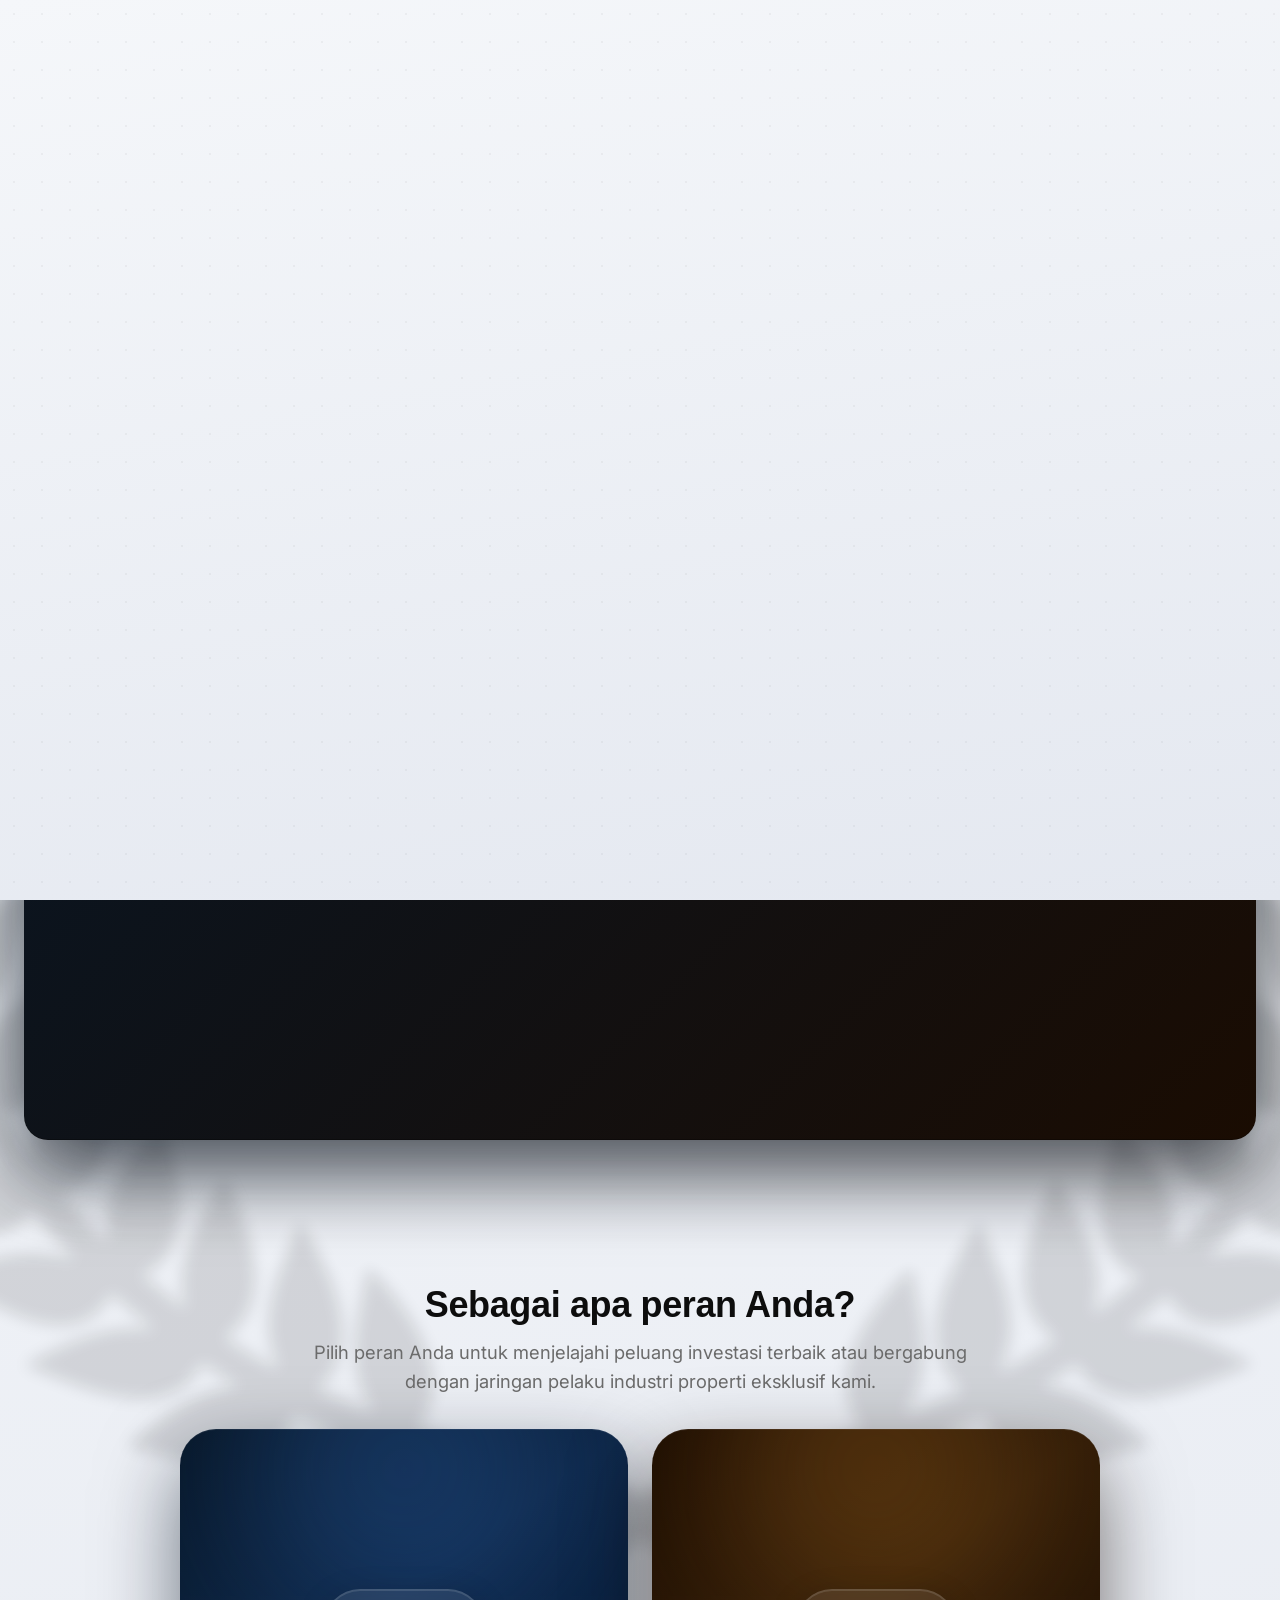
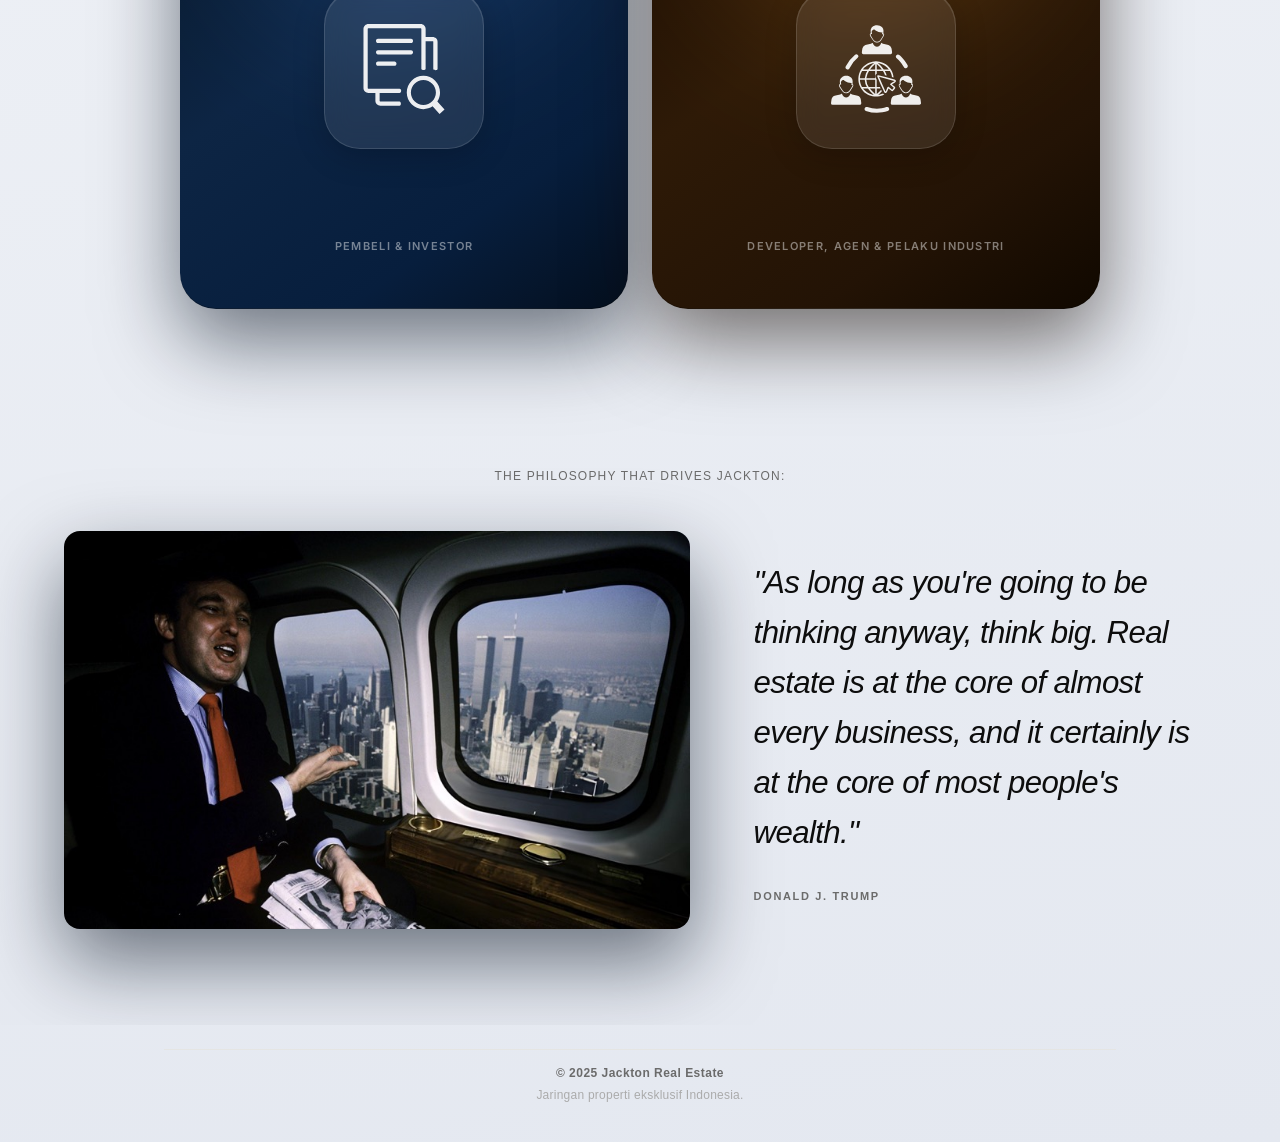
<file: index.html>
<!DOCTYPE html>
<html lang="id" prefix="og: https://ogp.me/ns#">
<head>
  <meta charset="UTF-8">
  <meta name="viewport" content="width=device-width, initial-scale=1.0, maximum-scale=1.0, user-scalable=0">

  <!-- Primary Meta -->
  <title>Jackton Real Estate | Jaringan Properti Eksklusif Indonesia</title>
  <meta name="description" content="Jackton Real Estate adalah ekosistem jaringan properti eksklusif Indonesia untuk investor, pembeli, developer, dan agen properti profesional. Bergabung dan buka peluang lebih besar.">
  <meta name="keywords" content="jaringan properti eksklusif Indonesia, komunitas properti Indonesia, investasi properti Indonesia, agen properti terpercaya, developer properti, network properti, Jackton Real Estate">
  <meta name="author" content="Jackton Real Estate">
  <meta name="robots" content="index, follow, max-snippet:-1, max-image-preview:large, max-video-preview:-1">

  <!-- Canonical -->
  <link rel="canonical" href="https://jackton.xyz/">

  <!-- Geo Meta -->
  <meta name="geo.region" content="ID">
  <meta name="geo.placename" content="Indonesia">
  <meta name="geo.position" content="-6.2088;106.8456">
  <meta name="ICBM" content="-6.2088, 106.8456">
  <meta name="language" content="id">

  <!-- Open Graph -->
  <meta property="og:type" content="website">
  <meta property="og:url" content="https://jackton.xyz/">
  <meta property="og:site_name" content="Jackton Real Estate">
  <meta property="og:title" content="Jackton Real Estate | Jaringan Properti Eksklusif Indonesia">
  <meta property="og:description" content="Ekosistem jaringan properti eksklusif untuk investor, pembeli, developer, dan agen properti profesional di seluruh Indonesia.">
  <meta property="og:image" content="https://jackton.xyz/assets/ogimage.png">
  <meta property="og:image:width" content="1200">
  <meta property="og:image:height" content="630">
  <meta property="og:image:alt" content="Jackton Real Estate - Jaringan Properti Eksklusif Indonesia">
  <meta property="og:locale" content="id_ID">

  <!-- Twitter Card -->
  <meta name="twitter:card" content="summary_large_image">
  <meta name="twitter:title" content="Jackton Real Estate | Jaringan Properti Eksklusif Indonesia">
  <meta name="twitter:description" content="Ekosistem jaringan properti eksklusif untuk investor, pembeli, developer, dan agen properti profesional di seluruh Indonesia.">
  <meta name="twitter:image" content="https://jackton.xyz/assets/ogimage.png">

  <!-- Favicon -->
  <link rel="icon" type="image/png" href="assets/favicon.png">
  <link rel="shortcut icon" href="assets/favicon.png">
  <link rel="apple-touch-icon" href="assets/favicon.png">

  <!-- Sitemap -->
  <link rel="sitemap" type="application/xml" href="/sitemap.xml">

  <!-- Performance & Crawl Hints -->
  <meta name="revisit-after" content="7 days">
  <meta name="theme-color" content="#F5F7FA">
  <meta name="format-detection" content="telephone=no">
  <link rel="dns-prefetch" href="//wa.me">
  <link rel="dns-prefetch" href="//www.youtube.com">

  <!-- Hreflang -->
  <link rel="alternate" hreflang="id" href="https://jackton.xyz/">
  <link rel="alternate" hreflang="x-default" href="https://jackton.xyz/">

  <!-- Stylesheet & Fonts -->
  <link rel="preconnect" href="https://fonts.googleapis.com">
  <link rel="preconnect" href="https://fonts.gstatic.com" crossorigin>
  <link rel="preconnect" href="https://i.ytimg.com" crossorigin>
  <link rel="preconnect" href="https://www.youtube.com" crossorigin>
  <link rel="stylesheet" href="https://fonts.googleapis.com/css2?family=Inter:wght@400;500;600;700;900&display=swap">
  <link rel="stylesheet" href="css/style.css">

  <!-- JSON-LD Structured Data -->
  <script type="application/ld+json">
  {
    "@context": "https://schema.org",
    "@graph": [
      {
        "@type": "Organization",
        "@id": "https://jackton.xyz/#organization",
        "name": "Jackton Real Estate",
        "alternateName": "Jackton",
        "url": "https://jackton.xyz",
        "logo": {
          "@type": "ImageObject",
          "url": "https://jackton.xyz/assets/favicon.png",
          "width": 512,
          "height": 512
        },
        "image": "https://jackton.xyz/assets/ogimage.png",
        "description": "Jackton Real Estate adalah ekosistem jaringan properti eksklusif Indonesia untuk investor, pembeli, developer, dan agen properti profesional.",
        "foundingLocation": {
          "@type": "Place",
          "name": "Indonesia"
        },
        "areaServed": {
          "@type": "Country",
          "name": "Indonesia"
        },
        "contactPoint": {
          "@type": "ContactPoint",
          "telephone": "+62-857-2514-3083",
          "contactType": "customer service",
          "availableLanguage": "Indonesian"
        },
        "sameAs": [
          "https://community.jackton.xyz"
        ]
      },
      {
        "@type": "WebSite",
        "@id": "https://jackton.xyz/#website",
        "url": "https://jackton.xyz",
        "name": "Jackton Real Estate",
        "description": "Jaringan properti eksklusif Indonesia",
        "publisher": {
          "@id": "https://jackton.xyz/#organization"
        },
        "inLanguage": "id-ID",
        "potentialAction": {
          "@type": "SearchAction",
          "target": {
            "@type": "EntryPoint",
            "urlTemplate": "https://jackton.xyz/?s={search_term_string}"
          },
          "query-input": "required name=search_term_string"
        }
      },
      {
        "@type": "WebPage",
        "@id": "https://jackton.xyz/#webpage",
        "url": "https://jackton.xyz/",
        "name": "Jackton Real Estate | Jaringan Properti Eksklusif Indonesia",
        "isPartOf": {
          "@id": "https://jackton.xyz/#website"
        },
        "about": {
          "@id": "https://jackton.xyz/#organization"
        },
        "description": "Ekosistem jaringan properti eksklusif untuk investor, pembeli, developer, dan agen properti profesional di seluruh Indonesia.",
        "inLanguage": "id-ID",
        "breadcrumb": {
          "@type": "BreadcrumbList",
          "itemListElement": [
            {
              "@type": "ListItem",
              "position": 1,
              "name": "Beranda",
              "item": "https://jackton.xyz/"
            }
          ]
        }
      },
      {
        "@type": "VideoObject",
        "@id": "https://jackton.xyz/#video",
        "name": "Jackton Real Estate - Video Pengenalan",
        "description": "Ekosistem jaringan properti eksklusif Indonesia untuk investor, pembeli, developer, dan agen properti profesional.",
        "thumbnailUrl": "https://img.youtube.com/vi/uC-W9Gh2E0Y/maxresdefault.jpg",
        "embedUrl": "https://www.youtube.com/embed/uC-W9Gh2E0Y",
        "uploadDate": "2025-01-01",
        "publisher": {
          "@id": "https://jackton.xyz/#organization"
        }
      },
      {
        "@type": "FAQPage",
        "@id": "https://jackton.xyz/#faq",
        "mainEntity": [
          {
            "@type": "Question",
            "name": "Apa itu Jackton Real Estate?",
            "acceptedAnswer": {
              "@type": "Answer",
              "text": "Jackton Real Estate adalah ekosistem jaringan properti eksklusif Indonesia yang menghubungkan investor, pembeli, developer, dan agen properti profesional untuk membuka peluang investasi yang lebih besar."
            }
          },
          {
            "@type": "Question",
            "name": "Siapa yang bisa bergabung dengan Jackton Real Estate?",
            "acceptedAnswer": {
              "@type": "Answer",
              "text": "Jackton Real Estate terbuka untuk investor properti, pembeli rumah, developer, agen properti, serta pelaku industri properti di seluruh Indonesia."
            }
          },
          {
            "@type": "Question",
            "name": "Bagaimana cara bergabung dengan Jackton Real Estate?",
            "acceptedAnswer": {
              "@type": "Answer",
              "text": "Pilih peran Anda di halaman utama jackton.xyz, kemudian pilih tier yang sesuai: Gratis, Standar, atau Investor. Tim Jackton akan menghubungi Anda melalui WhatsApp."
            }
          }
        ]
      }
    ]
  }
  </script>

</head>
<body>

  <!-- INTRO LOADER -->
  <div id="intro-loader" class="intro-loader">
    <div class="intro-wreath-container">
      <!-- Wreath SVG -->
      <svg class="intro-wreath-svg" id="Layer_1" data-name="Layer 1" xmlns="http://www.w3.org/2000/svg" viewBox="0 0 122.88 117.27" aria-hidden="true">
        <title>olive-wreath</title>
        <path d="M87,8.53l-.08-.06C82,10.13,80,5.18,78.14,3.13c2.22.09,6.11-1.64,9.65,3.29a1,1,0,0,1,.27.11L88.9,7c-1-2.41-.36-5.06-.24-7,1.24,1.68,6.4,6.25,3.9,9.32.69.47,1.37,1,2,1.47-.82-2.89.28-6.12.61-7.39,1.08,1.5,5.39,7.14,2.34,9.81,1,.88,2,1.79,2.91,2.75-.48-2.87,1.08-5.47,1.74-7.07.66,1.33,4.64,8,1,10.12q1,1.14,1.86,2.34c-.09-2.91,1.84-5.24,2.86-7.09.41,2.11,3.22,8.69-.59,10.36.31.48.61,1,.91,1.47s.49.83.72,1.25c.26-2.85,2.38-4.93,3.57-6.64.19,2.16,2.32,9.05-1.72,10.26.52,1.13,1,2.29,1.45,3.47.77-2.71,3.15-4.42,4.58-5.91-.16,2.17.87,9.28-3.23,10,.28,1,.53,2,.76,2.95,1.06-2.69,3.69-4.14,5.32-5.49-.41,2.19-.21,9.61-4.56,9.66.14.94.25,1.88.33,2.83l0,.55c1.54-2.57,4.48-3.59,6.38-4.67-.79,2.12-1.88,9.59-6.22,9,0,1,0,2-.1,3,1.94-2.47,5.15-3,7.27-3.76-1.15,2-3.47,9.17-7.67,7.81-.17,1.24-.38,2.46-.64,3.67,2.34-2,5.55-2,7.76-2.39-1.45,1.71-4.94,8.27-8.78,6.42-.3,1-.64,2-1,3,2.59-1.82,5.84-1.35,8.11-1.46-1.16,1.58-6,7.71-9.63,5.18-.49,1.07-1,2.13-1.56,3.17,2.92-1.55,6.25-.74,8.54-.53-1.72,1.48-6.89,7.16-10.53,3.93-.61,1-1.24,1.88-1.9,2.79,3-1.13,6,0,8.18.46-1.9,1.24-7.38,6.7-10.7,2.74-.89,1-1.82,2.06-2.79,3,3.91-1.16,6.93.58,8.51,1.3-2.08,1.08-8.6,5.9-11.2,1.24-.9.79-1.83,1.55-2.78,2.28,3.52-.44,6.45,1.38,8.68,2.42-2.36.75-9.67,4.74-12.09,0-.78.51-1.58,1-2.39,1.48,3.25.23,5.46,2.71,7.48,3.93-1.87.67-9.34,3.21-11.47-1.84-.93.44-1.86.85-2.82,1.24,3.13.64,5,3.29,6.88,4.7-1.94.47-9.71,2.18-11.23-3.15-4.33,1.34-8.9,2-13.42,4.06A40.41,40.41,0,0,1,71,112.84c4.46,3.48.76,7-3.11,1.82a27,27,0,0,0-6.33-5.07,27.37,27.37,0,0,0-6.07,4.85c-4,5.17-7.66,1.61-3.13-1.86a40.87,40.87,0,0,1,6.27-4.5c-4.5-2-9.14-2.72-13.57-4.13-1.47,5.43-9.3,3.7-11.25,3.23,1.89-1.44,3.83-4.17,7.07-4.74-1-.41-2-.85-3-1.31-2.07,5.19-9.64,2.62-11.52,2,2.07-1.25,4.35-3.83,7.75-4-.88-.51-1.75-1-2.59-1.6-2.35,5-9.78.91-12.16.15,2.3-1.07,5.35-3,9-2.37-1-.8-2.05-1.63-3-2.5-2.54,4.94-9.18,0-11.29-1.07,1.63-.75,4.8-2.57,8.9-1.18-.53-.53-1.05-1.07-1.56-1.63s-1-1.12-1.49-1.69c-3.3,4.26-8.9-1.32-10.83-2.58,2.29-.53,5.45-1.69,8.55-.31-.73-1-1.44-2-2.1-3.09-3.65,3.56-9-2.28-10.7-3.78,2.38-.22,5.91-1.09,8.92.74-.62-1.15-1.2-2.33-1.74-3.53-3.69,2.9-8.65-3.43-9.83-5,2.38.11,5.83-.41,8.48,1.74-.41-1.13-.79-2.28-1.13-3.45C5.63,70.2,2,63.41.55,61.66c2.32.41,5.75.33,8.1,2.71q-.44-2-.72-4.08C3.57,62,1.17,54.58,0,52.57c2.23.81,5.67,1.34,7.56,4.17-.08-1.17-.12-2.32-.13-3.48-4.56,1-5.67-6.77-6.48-8.94,2,1.14,5.14,2.2,6.6,5.07.09-1.27.23-2.54.4-3.79-4.6.24-4.38-7.42-4.8-9.65,1.72,1.42,4.53,2.95,5.48,5.91.24-1.12.52-2.24.84-3.34-4.38-.44-3.31-7.79-3.47-10,1.5,1.57,4.05,3.37,4.68,6.31.48-1.29,1-2.56,1.58-3.81-4.35-1-2.14-8.12-2-10.32,1.25,1.79,3.52,4,3.6,7.05l.07-.11q.82-1.5,1.74-2.94c-4.11-1.52-1.2-8.29-.79-10.44C16,16.19,18,18.63,17.76,21.72c.66-.9,1.34-1.77,2-2.62-3.89-2,.2-8.86.87-10.21.68,1.66,2.33,4.39,1.68,7.38,1-1,2-2,3.09-3-3.28-2.62,1.13-8.39,2.22-9.91.34,1.3,1.49,4.67.54,7.63.72-.56,1.45-1.09,2.2-1.61C27.71,6.35,33,1.7,34.22,0c.12,2,.8,4.71-.31,7.18.54-.32,1.1-.63,1.65-.94,3.49-4.61,7.28-2.95,9.46-3-1.84,2.08-3.88,7.09-8.84,5.31q-1.22.68-2.4,1.41c3.57.39,5.39,3.48,7,5.27-2.07-.3-8.83.18-9.55-3.56-.78.56-1.54,1.13-2.28,1.72,3.57,0,5.69,2.9,7.48,4.5-2.08-.07-8.7,1.09-9.86-2.48Q24.76,17,23.09,18.83c3.62-.53,6.14,2.09,8.15,3.46-2.08.19-8.51,2.23-10.11-1.19q-1.06,1.3-2,2.67c3.48-.84,6.24,1.45,8.36,2.58-2,.42-8.06,3.09-10.1,0q-.72,1.16-1.38,2.34l-.51,1c3.23-1.61,6.43,0,8.76.68-1.22,1.07-7.38,5-10.06,2-.63,1.38-1.19,2.8-1.69,4.24,3-1.86,6.34-.64,8.71-.29-1.79,1.08-6.7,5.74-9.68,3.42-.32,1.17-.6,2.35-.84,3.55C13.45,41.13,16.92,42,19.33,42c-1.65,1.29-6,6.45-9.21,4.66-.17,1.31-.29,2.64-.35,4,2.52-2.81,6.27-2.47,8.78-2.76-1.51,1.58-5.2,7.61-8.83,6q0,1.7.18,3.39c2.12-3.06,5.85-3.24,8.29-3.86-1.28,1.76-4.12,8.2-7.9,7.19.22,1.44.49,2.86.83,4.26,1.62-3.55,5.43-4.24,7.81-5.21-1,1.95-3,8.86-7,8.17.35,1.16.75,2.3,1.18,3.41,1.08-3.58,4.6-4.88,6.73-6.21-.69,2.08-1.44,9.18-5.44,9.25.53,1.16,1.12,2.3,1.74,3.41.68-3.77,4.12-5.41,6.15-7-.25,2.17.07,9.51-4.46,9.77.65,1,1.33,2,2.05,2.94.13-3.89,3.35-6,5.17-7.82,0,2.2,1.35,9.49-3.18,10.29.41.48.83,1,1.26,1.42q.95,1,1.95,2c-.49-3.82,2.32-6.42,3.8-8.5.41,2.16,2.92,9.14-1.43,10.68,1,.84,2,1.65,3,2.42C29.26,90.09,32,87.22,33,84.81c.9,1.66,4.32,8.22.08,11,1.21.79,2.46,1.52,3.74,2.21-1.94-4,.54-7.42,1.35-10.11,1.09,1.63,5.27,8,1.25,11.41q1.9.89,3.87,1.62c-2.45-3.51-.74-7.22-.47-10,1.39,1.38,6.74,6.89,3.43,11,5.52,1.68,9.6,2,15.22,4.63,5.36-2.56,9.78-3,15.16-4.57-3.42-4.07,2-9.63,3.37-11,.27,2.78,2,6.55-.57,10.1,1.39-.5,2.75-1.06,4.07-1.67-4.19-3.33,0-9.86,1.15-11.5.83,2.74,3.38,6.21,1.25,10.32,1.36-.72,2.7-1.49,4-2.33-4.46-2.73-1-9.41-.06-11.09,1.09,2.47,3.9,5.42,2.46,9.46,1.14-.84,2.26-1.72,3.33-2.64C91,90.24,93.58,83.08,94,80.89c1.52,2.14,4.44,4.82,3.76,8.82,1.22-1.18,2.39-2.42,3.49-3.71-4.82-.59-3.46-8.09-3.42-10.33,1.87,1.88,5.23,4.06,5.17,8.16.81-1.06,1.58-2.15,2.31-3.28-4.8,0-4.47-7.56-4.72-9.77,2.09,1.6,5.69,3.3,6.21,7.32q1-1.84,2-3.78c-4.24.25-5-7.11-5.71-9.24,2.21,1.38,5.91,2.73,6.84,6.61.5-1.26,1-2.56,1.36-3.87C107.06,68.9,105,61.7,104,59.71c2.47,1,6.47,1.71,8,5.61.39-1.56.71-3.14.95-4.75C109,62,106,55.28,104.69,53.47c2.53.65,6.46.81,8.53,4.23.12-1.28.18-2.58.2-3.88-3.71,2-7.55-4.3-9.09-5.92,2.6.3,6.54-.07,9,3.08q0-1.17-.15-2.34c-.07-.71-.14-1.41-.24-2.11-3.28,2.19-7.75-3.19-9.44-4.51,2.49-.08,6.13-1,9,1.53-.25-1.35-.56-2.67-.92-4-3,2.71-8.06-2.14-9.89-3.25,2.46-.37,6-1.67,9,.51a49.82,49.82,0,0,0-1.85-4.67c-2.58,3.42-9-.7-10.23-1.8,2.41-.67,5.77-2.42,9.12-.48-.46-.89-1-1.77-1.46-2.64-.22-.36-.43-.71-.66-1.06-1.9,3.37-8.17.59-10.23.16,2.19-1.16,5-3.56,8.68-2.49-.72-1-1.48-2-2.27-3-1.44,3.7-8.08,1.59-10.2,1.39,2.06-1.41,4.66-4.14,8.44-3.41a51.65,51.65,0,0,0-3.72-3.68c-1,3.78-7.8,2.57-9.91,2.65,1.83-1.63,4-4.6,7.71-4.5-.81-.64-1.63-1.26-2.48-1.86-.58,3.89-7.49,3.4-9.58,3.7,1.64-1.82,3.49-5,7.19-5.28l-.44-.28c-.64-.39-1.27-.76-1.9-1.1Z"/>
      </svg>
      <!-- Centered Logo Content -->
      <div class="intro-logo-container">
        <div class="logo-wrapper">
          <div class="logo-mark">
            <svg viewBox="0 0 1024 1024" xmlns="http://www.w3.org/2000/svg" aria-hidden="true">
              <g transform="translate(0,1024) scale(0.1,-0.1)" stroke="none">
                <path d="M4105 8175 c-282 -62 -509 -283 -587 -570 -20 -77 -21 -101 -22 -560 l-1 -480 247 -3 247 -2 3 457 c3 453 3 458 26 508 30 65 75 112 137 141 50 24 52 24 409 24 337 0 358 -1 351 -17 -39 -94 -40 -115 -40 -636 l0 -508 72 -28 c137 -54 252 -130 360 -237 l62 -63 3 637 3 637 27 51 c28 53 85 111 140 141 31 17 80 18 728 21 527 2 706 0 740 -9 56 -16 149 -105 170 -164 11 -32 15 -137 17 -516 l4 -476 42 -12 c123 -36 293 -146 395 -254 29 -32 54 -57 55 -57 1 0 0 312 -3 692 l-5 693 -26 70 c-102 274 -287 447 -553 515 -78 20 -105 20 -1510 19 -1146 0 -1443 -3 -1491 -14z"/>
                <path d="M5810 6713 c0 -849 0 -837 -70 -980 -75 -152 -220 -277 -384 -329 -66 -21 -112 -27 -251 -35 -261 -13 -416 -55 -602 -161 -201 -115 -397 -332 -474 -526 -44 -112 -79 -170 -124 -210 -76 -66 -105 -72 -376 -72 -131 0 -273 -5 -316 -11 -267 -37 -486 -198 -597 -441 -64 -139 -66 -161 -66 -723 0 -574 1 -587 75 -740 94 -194 245 -326 460 -402 l80 -28 761 -3 c870 -3 843 -5 1010 78 189 93 331 256 393 451 34 108 41 216 41 669 0 416 1 437 21 480 26 58 72 105 134 138 l50 27 755 5 755 5 80 28 c229 80 407 257 489 485 l31 87 3 585 c3 671 4 664 -80 832 -92 184 -262 330 -458 394 -46 14 -107 18 -365 23 -295 6 -312 7 -352 29 -48 25 -89 74 -109 129 -10 30 -13 141 -14 506 l0 467 -250 0 -250 0 0 -757z m1211 -888 c80 -28 140 -99 164 -193 14 -53 16 -130 13 -544 -3 -433 -5 -487 -20 -521 -28 -62 -75 -114 -126 -139 l-47 -23 -740 -5 c-717 -6 -742 -6 -816 -27 -86 -24 -177 -67 -259 -123 -110 -74 -233 -231 -275 -350 -49 -137 -48 -129 -54 -660 -6 -461 -8 -508 -24 -541 -26 -51 -84 -108 -137 -133 -44 -21 -53 -21 -740 -21 l-695 0 -52 24 c-63 28 -124 91 -147 152 -15 39 -16 93 -14 514 3 525 1 504 76 580 75 76 94 80 382 80 253 0 255 0 300 -25 51 -29 97 -90 110 -146 5 -21 10 -247 10 -501 l0 -463 250 0 250 0 0 749 c0 833 1 844 65 979 69 145 175 250 320 317 98 46 194 65 322 65 245 0 457 62 656 193 204 134 366 338 447 565 29 79 96 157 165 188 48 23 59 24 311 24 209 0 269 -3 305 -15z"/>
                <path d="M3121 6320 c-136 -36 -255 -105 -352 -202 -66 -68 -101 -118 -149 -220 -70 -146 -70 -139 -70 -933 l0 -710 58 61 c102 108 253 204 390 248 l52 18 0 520 c0 378 3 532 12 562 16 55 109 148 164 164 31 9 221 12 735 12 650 0 697 -2 734 -19 85 -38 148 -117 163 -202 7 -39 11 -44 32 -42 14 1 99 6 190 11 169 10 266 31 277 60 9 22 -33 178 -67 250 -89 191 -253 338 -455 409 l-80 28 -780 2 c-745 2 -783 1 -854 -17z"/>
                <path d="M6280 3222 c0 -510 -1 -520 -71 -592 -78 -80 -97 -85 -399 -88 l-264 -2 -26 -73 c-50 -136 -124 -249 -230 -351 l-69 -67 482 3 482 3 80 28 c108 38 178 77 249 137 141 121 227 272 255 450 7 39 11 254 11 533 l0 467 -250 0 -250 0 0 -448z"/>
              </g>
            </svg>
          </div>
          <div class="logo-text-container">
            <div class="text-top">COMMUNITY NETWORK</div>
            <div class="text-main">JACKTON</div>
            <div class="separator"></div>
            <div class="text-bottom">Real Estate</div>
          </div>
        </div>
      </div>
    </div>
  </div>

  <div class="site-wrapper">

  <!-- HEADER -->
  <header class="site-header" role="banner">
    <div class="container">
      <div class="header-inner">
        <a href="/" class="brand-logo animate-fade-up animate-delay-1" aria-label="Jackton Real Estate">
          <div class="logo-wrapper">
            <div class="logo-mark">
              <svg viewBox="0 0 1024 1024" xmlns="http://www.w3.org/2000/svg" aria-hidden="true">
                <g transform="translate(0,1024) scale(0.1,-0.1)" stroke="none">
                  <path d="M4105 8175 c-282 -62 -509 -283 -587 -570 -20 -77 -21 -101 -22 -560 l-1 -480 247 -3 247 -2 3 457 c3 453 3 458 26 508 30 65 75 112 137 141 50 24 52 24 409 24 337 0 358 -1 351 -17 -39 -94 -40 -115 -40 -636 l0 -508 72 -28 c137 -54 252 -130 360 -237 l62 -63 3 637 3 637 27 51 c28 53 85 111 140 141 31 17 80 18 728 21 527 2 706 0 740 -9 56 -16 149 -105 170 -164 11 -32 15 -137 17 -516 l4 -476 42 -12 c123 -36 293 -146 395 -254 29 -32 54 -57 55 -57 1 0 0 312 -3 692 l-5 693 -26 70 c-102 274 -287 447 -553 515 -78 20 -105 20 -1510 19 -1146 0 -1443 -3 -1491 -14z"/>
                  <path d="M5810 6713 c0 -849 0 -837 -70 -980 -75 -152 -220 -277 -384 -329 -66 -21 -112 -27 -251 -35 -261 -13 -416 -55 -602 -161 -201 -115 -397 -332 -474 -526 -44 -112 -79 -170 -124 -210 -76 -66 -105 -72 -376 -72 -131 0 -273 -5 -316 -11 -267 -37 -486 -198 -597 -441 -64 -139 -66 -161 -66 -723 0 -574 1 -587 75 -740 94 -194 245 -326 460 -402 l80 -28 761 -3 c870 -3 843 -5 1010 78 189 93 331 256 393 451 34 108 41 216 41 669 0 416 1 437 21 480 26 58 72 105 134 138 l50 27 755 5 755 5 80 28 c229 80 407 257 489 485 l31 87 3 585 c3 671 4 664 -80 832 -92 184 -262 330 -458 394 -46 14 -107 18 -365 23 -295 6 -312 7 -352 29 -48 25 -89 74 -109 129 -10 30 -13 141 -14 506 l0 467 -250 0 -250 0 0 -757z m1211 -888 c80 -28 140 -99 164 -193 14 -53 16 -130 13 -544 -3 -433 -5 -487 -20 -521 -28 -62 -75 -114 -126 -139 l-47 -23 -740 -5 c-717 -6 -742 -6 -816 -27 -86 -24 -177 -67 -259 -123 -110 -74 -233 -231 -275 -350 -49 -137 -48 -129 -54 -660 -6 -461 -8 -508 -24 -541 -26 -51 -84 -108 -137 -133 -44 -21 -53 -21 -740 -21 l-695 0 -52 24 c-63 28 -124 91 -147 152 -15 39 -16 93 -14 514 3 525 1 504 76 580 75 76 94 80 382 80 253 0 255 0 300 -25 51 -29 97 -90 110 -146 5 -21 10 -247 10 -501 l0 -463 250 0 250 0 0 749 c0 833 1 844 65 979 69 145 175 250 320 317 98 46 194 65 322 65 245 0 457 62 656 193 204 134 366 338 447 565 29 79 96 157 165 188 48 23 59 24 311 24 209 0 269 -3 305 -15z"/>
                  <path d="M3121 6320 c-136 -36 -255 -105 -352 -202 -66 -68 -101 -118 -149 -220 -70 -146 -70 -139 -70 -933 l0 -710 58 61 c102 108 253 204 390 248 l52 18 0 520 c0 378 3 532 12 562 16 55 109 148 164 164 31 9 221 12 735 12 650 0 697 -2 734 -19 85 -38 148 -117 163 -202 7 -39 11 -44 32 -42 14 1 99 6 190 11 169 10 266 31 277 60 9 22 -33 178 -67 250 -89 191 -253 338 -455 409 l-80 28 -780 2 c-745 2 -783 1 -854 -17z"/>
                  <path d="M6280 3222 c0 -510 -1 -520 -71 -592 -78 -80 -97 -85 -399 -88 l-264 -2 -26 -73 c-50 -136 -124 -249 -230 -351 l-69 -67 482 3 482 3 80 28 c108 38 178 77 249 137 141 121 227 272 255 450 7 39 11 254 11 533 l0 467 -250 0 -250 0 0 -448z"/>
                </g>
              </svg>
            </div>
            <div class="logo-text-container">
              <div class="text-top">COMMUNITY NETWORK</div>
              <div class="text-main">JACKTON</div>
              <div class="separator"></div>
              <div class="text-bottom">Real Estate</div>
            </div>
          </div>
        </a>
      </div>
    </div>
  </header>

  <!-- HERO: TAGLINE + VIDEO -->
  <section class="hero-section" id="main-content" role="main">
    <div class="container">
      <h1 class="hero-tagline animate-fade-up animate-delay-2">
        Jaringan yang Berkualitas<br>Membuka Peluang yang Lebih Besar
      </h1>
      <p class="hero-subtagline animate-fade-up animate-delay-2">
        Ekosistem properti eksklusif untuk investor dan pelaku industri
      </p>
      <div class="video-container-outer animate-fade-up animate-delay-3">
        <div class="video-bg-icon" aria-hidden="true">
          <svg id="Layer_1" data-name="Layer 1" xmlns="http://www.w3.org/2000/svg" viewBox="0 0 122.88 117.27"><title>olive-wreath</title><path d="M87,8.53l-.08-.06C82,10.13,80,5.18,78.14,3.13c2.22.09,6.11-1.64,9.65,3.29a1,1,0,0,1,.27.11L88.9,7c-1-2.41-.36-5.06-.24-7,1.24,1.68,6.4,6.25,3.9,9.32.69.47,1.37,1,2,1.47-.82-2.89.28-6.12.61-7.39,1.08,1.5,5.39,7.14,2.34,9.81,1,.88,2,1.79,2.91,2.75-.48-2.87,1.08-5.47,1.74-7.07.66,1.33,4.64,8,1,10.12q1,1.14,1.86,2.34c-.09-2.91,1.84-5.24,2.86-7.09.41,2.11,3.22,8.69-.59,10.36.31.48.61,1,.91,1.47s.49.83.72,1.25c.26-2.85,2.38-4.93,3.57-6.64.19,2.16,2.32,9.05-1.72,10.26.52,1.13,1,2.29,1.45,3.47.77-2.71,3.15-4.42,4.58-5.91-.16,2.17.87,9.28-3.23,10,.28,1,.53,2,.76,2.95,1.06-2.69,3.69-4.14,5.32-5.49-.41,2.19-.21,9.61-4.56,9.66.14.94.25,1.88.33,2.83l0,.55c1.54-2.57,4.48-3.59,6.38-4.67-.79,2.12-1.88,9.59-6.22,9,0,1,0,2-.1,3,1.94-2.47,5.15-3,7.27-3.76-1.15,2-3.47,9.17-7.67,7.81-.17,1.24-.38,2.46-.64,3.67,2.34-2,5.55-2,7.76-2.39-1.45,1.71-4.94,8.27-8.78,6.42-.3,1-.64,2-1,3,2.59-1.82,5.84-1.35,8.11-1.46-1.16,1.58-6,7.71-9.63,5.18-.49,1.07-1,2.13-1.56,3.17,2.92-1.55,6.25-.74,8.54-.53-1.72,1.48-6.89,7.16-10.53,3.93-.61,1-1.24,1.88-1.9,2.79,3-1.13,6,0,8.18.46-1.9,1.24-7.38,6.7-10.7,2.74-.89,1-1.82,2.06-2.79,3,3.91-1.16,6.93.58,8.51,1.3-2.08,1.08-8.6,5.9-11.2,1.24-.9.79-1.83,1.55-2.78,2.28,3.52-.44,6.45,1.38,8.68,2.42-2.36.75-9.67,4.74-12.09,0-.78.51-1.58,1-2.39,1.48,3.25.23,5.46,2.71,7.48,3.93-1.87.67-9.34,3.21-11.47-1.84-.93.44-1.86.85-2.82,1.24,3.13.64,5,3.29,6.88,4.7-1.94.47-9.71,2.18-11.23-3.15-4.33,1.34-8.9,2-13.42,4.06A40.41,40.41,0,0,1,71,112.84c4.46,3.48.76,7-3.11,1.82a27,27,0,0,0-6.33-5.07,27.37,27.37,0,0,0-6.07,4.85c-4,5.17-7.66,1.61-3.13-1.86a40.87,40.87,0,0,1,6.27-4.5c-4.5-2-9.14-2.72-13.57-4.13-1.47,5.43-9.3,3.7-11.25,3.23,1.89-1.44,3.83-4.17,7.07-4.74-1-.41-2-.85-3-1.31-2.07,5.19-9.64,2.62-11.52,2,2.07-1.25,4.35-3.83,7.75-4-.88-.51-1.75-1-2.59-1.6-2.35,5-9.78.91-12.16.15,2.3-1.07,5.35-3,9-2.37-1-.8-2.05-1.63-3-2.5-2.54,4.94-9.18,0-11.29-1.07,1.63-.75,4.8-2.57,8.9-1.18-.53-.53-1.05-1.07-1.56-1.63s-1-1.12-1.49-1.69c-3.3,4.26-8.9-1.32-10.83-2.58,2.29-.53,5.45-1.69,8.55-.31-.73-1-1.44-2-2.1-3.09-3.65,3.56-9-2.28-10.7-3.78,2.38-.22,5.91-1.09,8.92.74-.62-1.15-1.2-2.33-1.74-3.53-3.69,2.9-8.65-3.43-9.83-5,2.38.11,5.83-.41,8.48,1.74-.41-1.13-.79-2.28-1.13-3.45C5.63,70.2,2,63.41.55,61.66c2.32.41,5.75.33,8.1,2.71q-.44-2-.72-4.08C3.57,62,1.17,54.58,0,52.57c2.23.81,5.67,1.34,7.56,4.17-.08-1.17-.12-2.32-.13-3.48-4.56,1-5.67-6.77-6.48-8.94,2,1.14,5.14,2.2,6.6,5.07.09-1.27.23-2.54.4-3.79-4.6.24-4.38-7.42-4.8-9.65,1.72,1.42,4.53,2.95,5.48,5.91.24-1.12.52-2.24.84-3.34-4.38-.44-3.31-7.79-3.47-10,1.5,1.57,4.05,3.37,4.68,6.31.48-1.29,1-2.56,1.58-3.81-4.35-1-2.14-8.12-2-10.32,1.25,1.79,3.52,4,3.6,7.05l.07-.11q.82-1.5,1.74-2.94c-4.11-1.52-1.2-8.29-.79-10.44C16,16.19,18,18.63,17.76,21.72c.66-.9,1.34-1.77,2-2.62-3.89-2,.2-8.86.87-10.21.68,1.66,2.33,4.39,1.68,7.38,1-1,2-2,3.09-3-3.28-2.62,1.13-8.39,2.22-9.91.34,1.3,1.49,4.67.54,7.63.72-.56,1.45-1.09,2.2-1.61C27.71,6.35,33,1.7,34.22,0c.12,2,.8,4.71-.31,7.18.54-.32,1.1-.63,1.65-.94,3.49-4.61,7.28-2.95,9.46-3-1.84,2.08-3.88,7.09-8.84,5.31q-1.22.68-2.4,1.41c3.57.39,5.39,3.48,7,5.27-2.07-.3-8.83.18-9.55-3.56-.78.56-1.54,1.13-2.28,1.72,3.57,0,5.69,2.9,7.48,4.5-2.08-.07-8.7,1.09-9.86-2.48Q24.76,17,23.09,18.83c3.62-.53,6.14,2.09,8.15,3.46-2.08.19-8.51,2.23-10.11-1.19q-1.06,1.3-2,2.67c3.48-.84,6.24,1.45,8.36,2.58-2,.42-8.06,3.09-10.1,0q-.72,1.16-1.38,2.34l-.51,1c3.23-1.61,6.43,0,8.76.68-1.22,1.07-7.38,5-10.06,2-.63,1.38-1.19,2.8-1.69,4.24,3-1.86,6.34-.64,8.71-.29-1.79,1.08-6.7,5.74-9.68,3.42-.32,1.17-.6,2.35-.84,3.55C13.45,41.13,16.92,42,19.33,42c-1.65,1.29-6,6.45-9.21,4.66-.17,1.31-.29,2.64-.35,4,2.52-2.81,6.27-2.47,8.78-2.76-1.51,1.58-5.2,7.61-8.83,6q0,1.7.18,3.39c2.12-3.06,5.85-3.24,8.29-3.86-1.28,1.76-4.12,8.2-7.9,7.19.22,1.44.49,2.86.83,4.26,1.62-3.55,5.43-4.24,7.81-5.21-1,1.95-3,8.86-7,8.17.35,1.16.75,2.3,1.18,3.41,1.08-3.58,4.6-4.88,6.73-6.21-.69,2.08-1.44,9.18-5.44,9.25.53,1.16,1.12,2.3,1.74,3.41.68-3.77,4.12-5.41,6.15-7-.25,2.17.07,9.51-4.46,9.77.65,1,1.33,2,2.05,2.94.13-3.89,3.35-6,5.17-7.82,0,2.2,1.35,9.49-3.18,10.29.41.48.83,1,1.26,1.42q.95,1,1.95,2c-.49-3.82,2.32-6.42,3.8-8.5.41,2.16,2.92,9.14-1.43,10.68,1,.84,2,1.65,3,2.42C29.26,90.09,32,87.22,33,84.81c.9,1.66,4.32,8.22.08,11,1.21.79,2.46,1.52,3.74,2.21-1.94-4,.54-7.42,1.35-10.11,1.09,1.63,5.27,8,1.25,11.41q1.9.89,3.87,1.62c-2.45-3.51-.74-7.22-.47-10,1.39,1.38,6.74,6.89,3.43,11,5.52,1.68,9.6,2,15.22,4.63,5.36-2.56,9.78-3,15.16-4.57-3.42-4.07,2-9.63,3.37-11,.27,2.78,2,6.55-.57,10.1,1.39-.5,2.75-1.06,4.07-1.67-4.19-3.33,0-9.86,1.15-11.5.83,2.74,3.38,6.21,1.25,10.32,1.36-.72,2.7-1.49,4-2.33-4.46-2.73-1-9.41-.06-11.09,1.09,2.47,3.9,5.42,2.46,9.46,1.14-.84,2.26-1.72,3.33-2.64C91,90.24,93.58,83.08,94,80.89c1.52,2.14,4.44,4.82,3.76,8.82,1.22-1.18,2.39-2.42,3.49-3.71-4.82-.59-3.46-8.09-3.42-10.33,1.87,1.88,5.23,4.06,5.17,8.16.81-1.06,1.58-2.15,2.31-3.28-4.8,0-4.47-7.56-4.72-9.77,2.09,1.6,5.69,3.3,6.21,7.32q1-1.84,2-3.78c-4.24.25-5-7.11-5.71-9.24,2.21,1.38,5.91,2.73,6.84,6.61.5-1.26,1-2.56,1.36-3.87C107.06,68.9,105,61.7,104,59.71c2.47,1,6.47,1.71,8,5.61.39-1.56.71-3.14.95-4.75C109,62,106,55.28,104.69,53.47c2.53.65,6.46.81,8.53,4.23.12-1.28.18-2.58.2-3.88-3.71,2-7.55-4.3-9.09-5.92,2.6.3,6.54-.07,9,3.08q0-1.17-.15-2.34c-.07-.71-.14-1.41-.24-2.11-3.28,2.19-7.75-3.19-9.44-4.51,2.49-.08,6.13-1,9,1.53-.25-1.35-.56-2.67-.92-4-3,2.71-8.06-2.14-9.89-3.25,2.46-.37,6-1.67,9,.51a49.82,49.82,0,0,0-1.85-4.67c-2.58,3.42-9-.7-10.23-1.8,2.41-.67,5.77-2.42,9.12-.48-.46-.89-1-1.77-1.46-2.64-.22-.36-.43-.71-.66-1.06-1.9,3.37-8.17.59-10.23.16,2.19-1.16,5-3.56,8.68-2.49-.72-1-1.48-2-2.27-3-1.44,3.7-8.08,1.59-10.2,1.39,2.06-1.41,4.66-4.14,8.44-3.41a51.65,51.65,0,0,0-3.72-3.68c-1,3.78-7.8,2.57-9.91,2.65,1.83-1.63,4-4.6,7.71-4.5-.81-.64-1.63-1.26-2.48-1.86-.58,3.89-7.49,3.4-9.58,3.7,1.64-1.82,3.49-5,7.19-5.28l-.44-.28c-.64-.39-1.27-.76-1.9-1.1Z"/></svg>
        </div>
        <div class="video-wrapper">
          <iframe
            src="https://www.youtube.com/embed/uC-W9Gh2E0Y"
            title="Jackton Real Estate - Video Pengenalan"
            frameborder="0"
            allow="accelerometer; autoplay; clipboard-write; encrypted-media; gyroscope; picture-in-picture; web-share"
            referrerpolicy="strict-origin-when-cross-origin"
            allowfullscreen
          ></iframe>
        </div>
      </div>
    </div>
  </section>


  <!-- CTA SECTION -->
  <section class="cta-section">
    <div class="container">
      <p class="cta-prompt">Sebagai apa peran Anda?</p>
      <p class="cta-description">Pilih peran Anda untuk menjelajahi peluang investasi terbaik atau bergabung dengan jaringan pelaku industri properti eksklusif kami.</p>
      <nav class="cta-grid" role="navigation" aria-label="Pilih jalur Anda">

        <!-- Card 1: Buyer -->
        <div class="cta-card" id="cta-buyer" role="button" aria-haspopup="true" aria-expanded="false" aria-label="Pembeli &amp; Investor" tabindex="0">
          <div class="cta-card__content">
            <div class="cta-card__icon" aria-hidden="true">
              <svg xmlns="http://www.w3.org/2000/svg" viewBox="0 0 110.66 122.879" xml:space="preserve">
                <g><path d="M81.813,70.818c6.268,0,11.949,2.549,16.066,6.648c4.115,4.117,6.648,9.783,6.648,16.066c0,4.582-1.365,8.865-3.699,12.432l9.832,10.715l-6.781,6.199l-9.484-10.432c-3.6,2.4-7.932,3.799-12.582,3.799c-6.266,0-11.949-2.549-16.064-6.648c-4.117-4.117-6.65-9.783-6.65-16.064c0-6.268,2.551-11.949,6.65-16.066C69.863,73.35,75.531,70.818,81.813,70.818zM19.784,57.08c-1.445,0-2.649-1.308-2.649-2.89c0-1.617,1.169-2.89,2.649-2.89h22.639c1.445,0,2.649,1.308,2.649,2.89c0,1.617-1.17,2.89-2.649,2.89H19.784zM84.879,17.582h9.496c1.859,0,3.58,0.757,4.783,1.995c1.238,1.239,1.996,2.925,1.996,4.783v37.031c-0.203,2.121-5.41,2.148-5.85,0V24.359c0-0.275-0.104-0.516-0.275-0.688c-0.172-0.172-0.412-0.275-0.688-0.275h-9.496v37.995c-0.506,1.924-4.838,2.213-5.814,0V6.778c0-0.275-0.104-0.516-0.275-0.688C78.585,5.918,78.343,5.815,78.068,5.815H6.744c-0.275,0-0.517,0.103-0.688,0.275C5.883,6.262,5.78,6.502,5.78,6.778v80.58c0,0.275,0.103,0.516,0.275,0.688s0.413,0.275,0.688,0.275h42.53c2.929,0.301,3.017,5.365,0,5.814H22.054v10.803c0,0.275,0.104,0.518,0.275,0.689s0.413,0.275,0.688,0.275h26.256c2.122,0.238,2.805,5.063,0,5.814H23.052c-1.858,0-3.578-0.758-4.782-1.996c-1.239-1.238-1.996-2.924-1.996-4.783V94.135H6.778c-1.858,0-3.578-0.758-4.782-1.996C0.757,90.9,0,89.215,0,87.357V6.778C0,4.92,0.757,3.2,1.996,1.995C3.234,0.757,4.92,0,6.778,0h71.324c1.857,0,3.578,0.757,4.783,1.995c1.238,1.239,1.994,2.925,1.994,4.783V17.582zM19.749,26.045c-1.445,0-2.649-1.308-2.649-2.891c0-1.617,1.17-2.89,2.649-2.89h45.278c1.445,0,2.648,1.308,2.648,2.89c0,1.617-1.168,2.891-2.648,2.891H19.749zM19.749,41.563c-1.445,0-2.649-1.308-2.649-2.89c0-1.617,1.17-2.89,2.649-2.89h45.278c1.445,0,2.648,1.307,2.648,2.89c0,1.617-1.168,2.89-2.648,2.89H19.749zM93.891,81.455c-3.09-3.09-7.365-5.008-12.078-5.008c-4.711,0-8.986,1.918-12.076,5.008s-5.01,7.365-5.01,12.078c0,4.711,1.92,8.986,5.01,12.076s7.365,5.01,12.076,5.01c4.713,0,8.988-1.92,12.078-5.01s5.008-7.365,5.008-12.076C98.898,88.82,96.98,84.545,93.891,81.455z"/></g>
              </svg>
            </div>
            <div class="cta-card__text">
              <p class="cta-card__label">Pembeli &amp; Investor</p>
            </div>
          </div>
          <div class="cta-card__tiers" aria-hidden="true">
            <button class="cta-card__back" aria-label="Kembali">
              <svg xmlns="http://www.w3.org/2000/svg" viewBox="0 0 24 24" fill="none" stroke="currentColor" stroke-width="2.5" stroke-linecap="round" stroke-linejoin="round">
                <line x1="19" y1="12" x2="5" y2="12"></line>
                <polyline points="12 19 5 12 12 5"></polyline>
              </svg>
            </button>
            <a href="https://wa.me/6285725143083?text=Halo%2C%20saya%20ingin%20mencari%20properti%20%E2%80%94%20Tier%20Gratis" class="tier-link" target="_blank" rel="noopener">Gratis</a>
            <a href="https://wa.me/6285725143083?text=Halo%2C%20saya%20ingin%20mencari%20properti%20dengan%20kurasi%20jaringan%20Jackton%20%E2%80%94%20Tier%20Standar" class="tier-link" target="_blank" rel="noopener">Standar</a>
            <a href="https://wa.me/6285725143083?text=Halo%2C%20saya%20ingin%20mencari%20properti%20untuk%20kebutuhan%20investasi%2C%20dengan%20kurasi%20jaringan%20Jackton%20dan%20analisis%20tim%20analis%20%E2%80%94%20Tier%20Investor" class="tier-link" target="_blank" rel="noopener">Investor</a>
          </div>
        </div>

        <!-- Card 2: Community -->
        <a href="https://community.jackton.xyz" class="cta-card" id="cta-industry" aria-label="Developer, Agen &amp; Pelaku Industri" tabindex="0">
          <div class="cta-card__icon" aria-hidden="true">
            <svg id="Layer_1" data-name="Layer 1" xmlns="http://www.w3.org/2000/svg" viewBox="0 0 122.88 119.59"><title>online-community</title><path d="M69.46,90.19a52.26,52.26,0,0,1-5.22,5c.53-.07,1.06-.16,1.59-.26A20.32,20.32,0,0,0,70,93.62c.34-.14.68-.3,1-.45a4.55,4.55,0,0,0,.82.82,4.12,4.12,0,0,0,1,.61c-.66.35-1.34.67-2,1A22.85,22.85,0,0,1,66.22,97a25.1,25.1,0,0,1-9.67,0,23.09,23.09,0,0,1-4.49-1.39.11.11,0,0,1-.06,0,26,26,0,0,1-4.09-2.22,22.68,22.68,0,0,1-3.56-2.92,22.1,22.1,0,0,1-2.91-3.55,25.66,25.66,0,0,1-2.23-4.09,23.71,23.71,0,0,1-1.41-4.55,25.63,25.63,0,0,1-.46-4.84,24.8,24.8,0,0,1,.47-4.83,22.88,22.88,0,0,1,1.39-4.49.07.07,0,0,1,0-.06,25.22,25.22,0,0,1,2.22-4.1,22.6,22.6,0,0,1,2.92-3.55,21.63,21.63,0,0,1,3.55-2.92A24.87,24.87,0,0,1,52,51.23a22.76,22.76,0,0,1,4.54-1.42,24.83,24.83,0,0,1,4.84-.47,24.05,24.05,0,0,1,4.83.48,22.39,22.39,0,0,1,4.49,1.38l.06,0a27.46,27.46,0,0,1,4.1,2.23,23.11,23.11,0,0,1,3.55,2.91,22.54,22.54,0,0,1,2.91,3.55A25,25,0,0,1,83.57,64,23.5,23.5,0,0,1,85,68.57a24,24,0,0,1,.39,2.7l-2.18-.58c-.07-.57-.16-1.14-.27-1.7a21,21,0,0,0-1.28-4.13,22.21,22.21,0,0,0-1.22-2.44h-7a25.28,25.28,0,0,1,2.7,6.39l-2.37-.63a25,25,0,0,0-2.8-5.76H62.45v3.92a3,3,0,0,0-.45.31h0c-.11.09-.23.19-.33.29a4.42,4.42,0,0,0-.39.47,3.81,3.81,0,0,0-.44.88,3.65,3.65,0,0,0-.2,1,3.15,3.15,0,0,0,0,.81,4.88,4.88,0,0,0,.16.66l0,.06a1.12,1.12,0,0,1,0,.13,1.33,1.33,0,0,0,.06.14h0l1.51,3.41h0v9.93h4.43l.93,2.11H62.45v7.42a49.42,49.42,0,0,0,6.07-5.85l.94,2.13ZM25.3,58.63a2.82,2.82,0,1,1-5.08-2.43,46.35,46.35,0,0,1,12.63-16,2.82,2.82,0,0,1,3.55,4.37A40.51,40.51,0,0,0,25.3,58.63Zm71,34.48c2.5,7.35,9.64,7.15,11.84,0,2.15,1.93,8.48,2.31,10.84,3.62a6.34,6.34,0,0,1,2,1.66,8,8,0,0,1,1.46,4.3l.49,3.79a2.17,2.17,0,0,1-2.27,2.12H83.8a2.17,2.17,0,0,1-2.26-2.12L82,102.7a8.09,8.09,0,0,1,1.47-4.3,6.34,6.34,0,0,1,2-1.66c2.37-1.32,8.7-1.7,10.84-3.63Zm-81.54,0c2.49,7.35,9.64,7.15,11.84,0,2.14,1.93,8.47,2.31,10.83,3.62a6.34,6.34,0,0,1,2,1.66,8,8,0,0,1,1.46,4.3l.49,3.79a2.17,2.17,0,0,1-2.26,2.12H2.27A2.17,2.17,0,0,1,0,106.49l.49-3.79A8,8,0,0,1,2,98.4a6.34,6.34,0,0,1,2-1.66c2.36-1.32,8.7-1.7,10.84-3.63ZM13.19,81.05a1.67,1.67,0,0,0,.77,0l-.46-3a5.05,5.05,0,0,1,1.08-2.15,3.4,3.4,0,0,1,1.9-1c1-.07,1.32.66,2.31,1.31a16,16,0,0,0,9.4,2.65l-.47,1.66a.54.54,0,0,0-.09.36s0,0,0,.07l-.06.32h.3a.53.53,0,0,0,.33.08c.65-.06,1.06,0,1.16.23s0,.9-.41,1.88L26.9,86.84a16.16,16.16,0,0,1-2.53,3.46,5.19,5.19,0,0,1-3.71,1.47,5,5,0,0,1-3.51-1.41,15.69,15.69,0,0,1-2.45-3.23l-1.83-2.92h0A4.47,4.47,0,0,1,12,82.09a1.08,1.08,0,0,1,.08-.49.65.65,0,0,1,.27-.3,1.62,1.62,0,0,1,.86-.25Zm16.27-.69.11-4a7.15,7.15,0,0,0-1.78-4.49c-2.5-2.71-7.16-3.4-10.69-2.13a8.51,8.51,0,0,0-1.66.81,7,7,0,0,0-3.09,4,8.06,8.06,0,0,0-.23,1.19,34,34,0,0,0,.09,4.53,2.38,2.38,0,0,0-.45.24,1.67,1.67,0,0,0-.63.74,2.11,2.11,0,0,0-.18,1,5.27,5.27,0,0,0,1,2.67l1.83,2.91a16.55,16.55,0,0,0,2.64,3.44,6,6,0,0,0,4.22,1.69,6.17,6.17,0,0,0,4.43-1.76,17.12,17.12,0,0,0,2.72-3.68L29.91,84l0-.07h0c.57-1.3.69-2.19.4-2.79a1.4,1.4,0,0,0-.88-.73ZM55.26,12A1.66,1.66,0,0,0,56,12l-.47-3a4.65,4.65,0,0,1,1.09-2.14,3.34,3.34,0,0,1,1.9-1c1-.07,1.31.66,2.31,1.3a16,16,0,0,0,9.4,2.65l-.47,1.66a.57.57,0,0,0-.09.36s0,.05,0,.07l-.06.33h.29a.54.54,0,0,0,.34.08c.65-.06,1,0,1.16.21s0,.91-.41,1.88L69,17.75a16.21,16.21,0,0,1-2.54,3.45,5.14,5.14,0,0,1-3.7,1.47,5,5,0,0,1-3.51-1.41A15.13,15.13,0,0,1,56.76,18l-1.83-2.92h0A4.4,4.4,0,0,1,54.05,13a1.1,1.1,0,0,1,.08-.49.61.61,0,0,1,.26-.29,1.66,1.66,0,0,1,.87-.25ZM56.81,24c2.5,7.35,9.64,7.16,11.85,0,2.14,1.93,8.48,2.32,10.83,3.63a6.1,6.1,0,0,1,2,1.65,8,8,0,0,1,1.46,4.3l.49,3.8a2.18,2.18,0,0,1-2.27,2.11H44.33a2.18,2.18,0,0,1-2.27-2.11l.49-3.8A7.92,7.92,0,0,1,44,29.3a6.07,6.07,0,0,1,2-1.65c2.35-1.31,8.7-1.7,10.83-3.63ZM71.53,11.28l.11-4a7.13,7.13,0,0,0-1.79-4.49C67.35,0,62.69-.65,59.17.62a8.32,8.32,0,0,0-1.67.81,7,7,0,0,0-3.09,3.93,7.1,7.1,0,0,0-.22,1.19,35.94,35.94,0,0,0,.08,4.54,2.12,2.12,0,0,0-.45.23,1.87,1.87,0,0,0-.63.74A2.14,2.14,0,0,0,53,13a5.27,5.27,0,0,0,1.05,2.67l1.83,2.91A16,16,0,0,0,58.53,22a6,6,0,0,0,4.22,1.69A6.17,6.17,0,0,0,67.18,22a16.84,16.84,0,0,0,2.71-3.68L72,14.86l0-.06h0c.57-1.3.7-2.2.4-2.8a1.37,1.37,0,0,0-.87-.72Zm23.2,69.77a1.76,1.76,0,0,0-.85.23.82.82,0,0,0-.26.3,1,1,0,0,0-.08.49,4.3,4.3,0,0,0,.87,2.11h0l1.83,2.92a16,16,0,0,0,2.46,3.23,5,5,0,0,0,3.51,1.41,5.22,5.22,0,0,0,3.71-1.47,16.25,16.25,0,0,0,2.53-3.46l2.06-3.39c.43-1,.56-1.59.41-1.88s-.51-.28-1.16-.23a.59.59,0,0,1-.34-.08h-.29l.06-.32a.15.15,0,0,1,0-.07.54.54,0,0,1,.09-.36l.47-1.66a16.08,16.08,0,0,1-9.4-2.65c-1-.65-1.3-1.38-2.31-1.31a3.46,3.46,0,0,0-1.9,1A4.84,4.84,0,0,0,95.05,78l.47,3a1.62,1.62,0,0,1-.79,0ZM111,80.36a1.32,1.32,0,0,1,.87.72c.3.6.18,1.5-.39,2.79h0l0,.07-2.09,3.43a17.24,17.24,0,0,1-2.71,3.68,6.13,6.13,0,0,1-4.43,1.76A6,6,0,0,1,98,91.12a16.53,16.53,0,0,1-2.64-3.45l-1.83-2.9a5.49,5.49,0,0,1-1-2.67,2,2,0,0,1,.19-1,1.79,1.79,0,0,1,.63-.74,3.62,3.62,0,0,1,.44-.24,34,34,0,0,1-.08-4.53,6.92,6.92,0,0,1,.22-1.19,7.1,7.1,0,0,1,3.09-4,8.6,8.6,0,0,1,1.67-.81c3.52-1.27,8.18-.58,10.68,2.13a7,7,0,0,1,1.79,4.49L111,80.36ZM89.65,45a2.81,2.81,0,1,1,3.61-4.31c.57.48,1,.86,1.36,1.17s.83.78,1.3,1.23a46.42,46.42,0,0,1,4.68,5.36,47.64,47.64,0,0,1,3.81,6,2.82,2.82,0,1,1-5,2.63,38.34,38.34,0,0,0-3.34-5.27A39.91,39.91,0,0,0,92,47.15c-.33-.34-.72-.69-1.14-1.08l-1.17-1ZM75.72,111.83a2.82,2.82,0,0,1,1.79,5.35,45.17,45.17,0,0,1-7.27,1.8,46.56,46.56,0,0,1-22.56-1.89,2.83,2.83,0,0,1,1.83-5.35,41,41,0,0,0,19.81,1.67,39.64,39.64,0,0,0,6.4-1.58Zm9-22.3a1.53,1.53,0,0,1-.48.33,1.51,1.51,0,0,1-.58.15,1.56,1.56,0,0,1-.64-.07,1.48,1.48,0,0,1-.56-.31l-3.94-3.24L76.9,90.3a5,5,0,0,1-.47.89,3.54,3.54,0,0,1-.6.7,2.63,2.63,0,0,1-.56.38,2.1,2.1,0,0,1-.6.19,1.94,1.94,0,0,1-.72,0,2,2,0,0,1-.65-.34,2.52,2.52,0,0,1-.47-.5,4.3,4.3,0,0,1-.37-.65c-3-6.79-6.6-14.09-9.29-20.93a1.28,1.28,0,0,1-.07-.28,1.31,1.31,0,0,1,0-.28,1.6,1.6,0,0,1,.07-.33,1.77,1.77,0,0,1,.15-.31,1.31,1.31,0,0,1,.11-.12.58.58,0,0,1,.12-.1,1.14,1.14,0,0,1,.23-.15h0a.81.81,0,0,1,.25-.08h0a.91.91,0,0,1,.23,0,1,1,0,0,1,.25,0h.09C72,70.15,79.4,72.23,86.75,74.18a4.09,4.09,0,0,1,.7.26,2.39,2.39,0,0,1,.56.38,1.9,1.9,0,0,1,.44.59,1.71,1.71,0,0,1,.16.7h0a1.67,1.67,0,0,1-.09.62,2.23,2.23,0,0,1-.28.61,3.2,3.2,0,0,1-.6.7,5.2,5.2,0,0,1-.81.61c-1.21.71-2.41,1.46-3.61,2.19l3.93,3.26a1.58,1.58,0,0,1,.39.51v0a1.58,1.58,0,0,1,.16.59,1.69,1.69,0,0,1-.06.63,1.87,1.87,0,0,1-.29.56,38.66,38.66,0,0,1-2.67,3.1ZM83.48,88l2.23-2.62-4.73-4,0,0-.08-.08-.09-.13a1,1,0,0,1-.1-.72.91.91,0,0,1,.43-.59C82.68,79,84.3,78,85.84,77a3.72,3.72,0,0,0,.48-.35,2.25,2.25,0,0,0,.3-.35.34.34,0,0,0,.06-.12l-.13-.07a1.31,1.31,0,0,0-.3-.1L65.5,70.53l8.72,19.62a2.37,2.37,0,0,0,.15.28v0l.08.1.11-.09a1.74,1.74,0,0,0,.29-.35,2.91,2.91,0,0,0,.27-.53l2.09-5.12,0,0a.31.31,0,0,1,.05-.1v0l.08-.1a1,1,0,0,1,1.34-.11L83.48,88ZM58.57,95.17a44.89,44.89,0,0,1-8.15-8.68H43.76a20.37,20.37,0,0,0,2.11,2.45,21.09,21.09,0,0,0,3.23,2.65,21.53,21.53,0,0,0,3.77,2s0,0,0,0A21.2,21.2,0,0,0,57,94.91c.52.1,1.06.19,1.59.26ZM42.37,84.39h6.7a21.52,21.52,0,0,1-3-9.93H39.47a23.19,23.19,0,0,0,.41,3.36A20.38,20.38,0,0,0,41.16,82a24.08,24.08,0,0,0,1.21,2.44Zm-2.9-12h6.66a22.91,22.91,0,0,1,3.29-9.93H42.37a24.08,24.08,0,0,0-1.21,2.44s0,0,0,0A21.29,21.29,0,0,0,39.87,69a21.58,21.58,0,0,0-.4,3.36Zm4.28-12h7a49.21,49.21,0,0,1,7.94-8.7c-.6.07-1.17.16-1.74.27a20.32,20.32,0,0,0-4.12,1.29,23.46,23.46,0,0,0-3.77,2,21.09,21.09,0,0,0-3.23,2.65,19.54,19.54,0,0,0-2.11,2.44Zm20.33-8.7A48.45,48.45,0,0,1,72,60.31h7a21.48,21.48,0,0,0-5.34-5.1,22.22,22.22,0,0,0-3.77-2s0,0,0,0a21.2,21.2,0,0,0-4.08-1.26c-.58-.11-1.16-.2-1.73-.27h0ZM62.45,53v7.33h7a49.5,49.5,0,0,0-7-7.33ZM60.34,93.91V86.49H53a44.45,44.45,0,0,0,7.34,7.42Zm0-9.52V74.46H48.19a20.06,20.06,0,0,0,3.33,9.93Zm0-12V62.42H51.89a21.74,21.74,0,0,0-3.66,9.93Zm0-12V53a49.5,49.5,0,0,0-7,7.33Z"/>
            </svg>
          </div>
          <div class="cta-card__text">
            <p class="cta-card__label">Developer, Agen &amp; Pelaku Industri</p>
          </div>
        </a>

      </nav>
  </section>

  <!-- PHILOSOPHY SECTION -->
  <section class="philosophy-section" itemscope itemtype="https://schema.org/QuoteAction">
    <div class="container philosophy-container">
      <p class="philosophy-heading">The philosophy that drives Jackton:</p>
      <div class="philosophy-grid">
        <div class="philosophy-image-container">
          <img src="assets/trump-jet.jpg" alt="Donald J. Trump inside jet looking at Manhattan skyline" class="philosophy-image" loading="lazy" decoding="async" width="800" height="534">
        </div>
        <div class="philosophy-content">
          <blockquote class="philosophy-quote">
            "As long as you're going to be thinking anyway, think big. Real estate is at the core of almost every business, and it certainly is at the core of most people's wealth."
          </blockquote>
          <cite class="philosophy-author">DONALD J. TRUMP</cite>
        </div>
      </div>
    </div>
  </section>

  <!-- FOOTER -->
  <footer class="site-footer" role="contentinfo">
    <div class="container">
      <div class="footer-inner">
        <p class="footer-copy">© 2025 Jackton Real Estate</p>
        <p class="footer-tagline">Jaringan properti eksklusif Indonesia.</p>
      </div>
    </div>
  </footer>

</div>
<script src="js/main.js" defer></script>
</body>
</html>
</file>
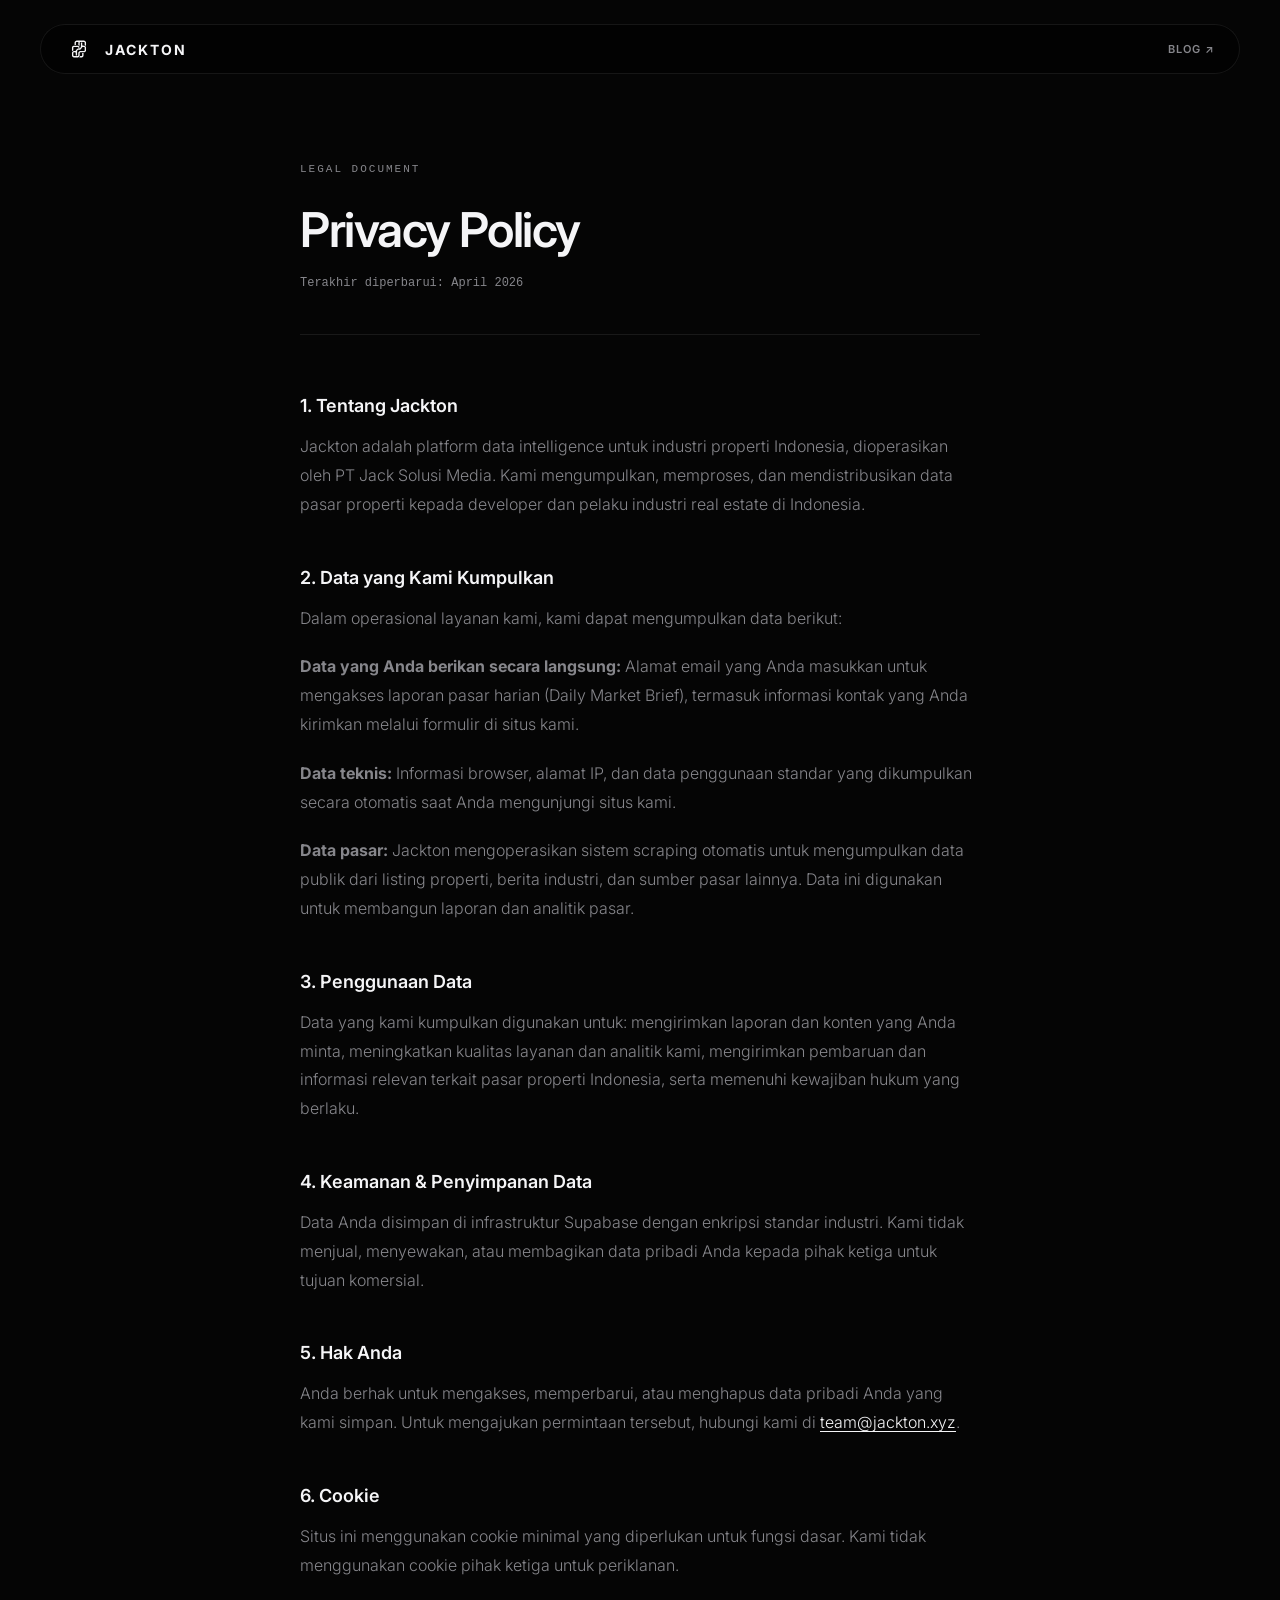
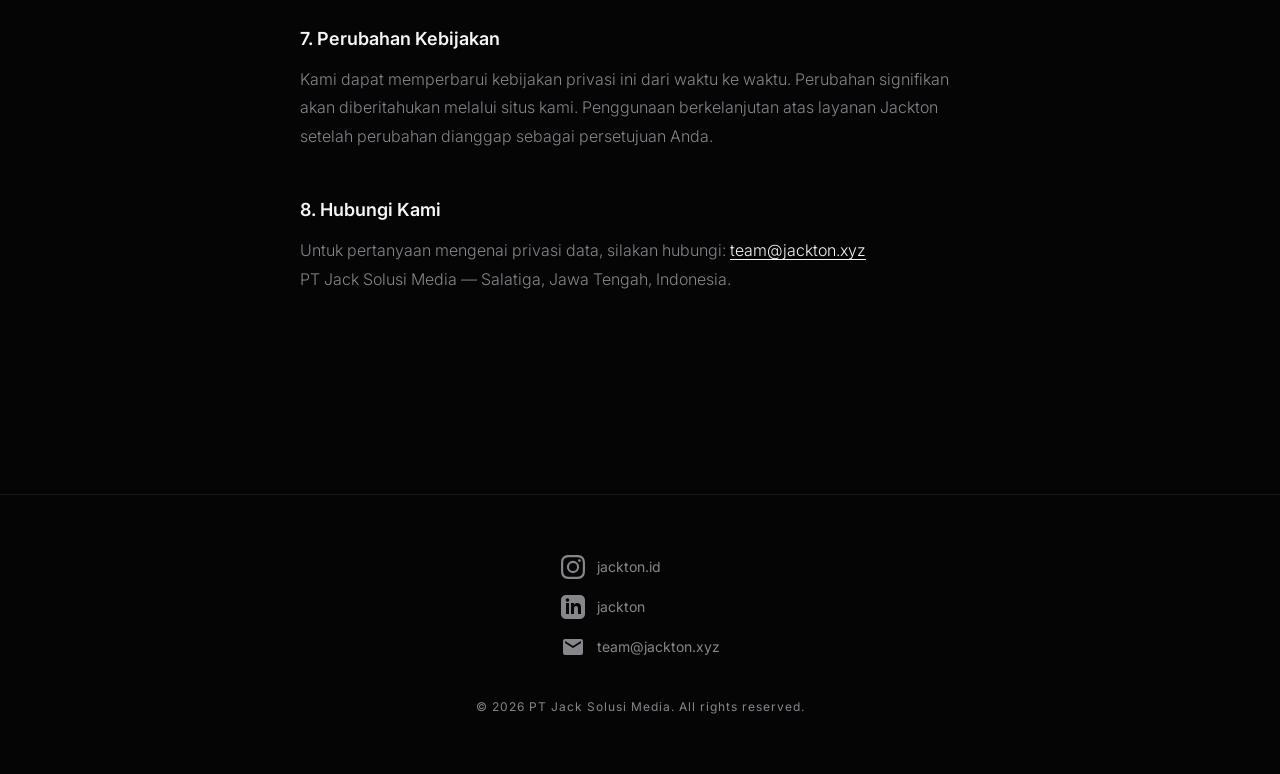
<file: jackweb/privacy.html>
<!DOCTYPE html>
<html lang="id">
<head>
  <meta charset="UTF-8"/>
  <meta name="viewport" content="width=device-width, initial-scale=1.0"/>
  <title>Privacy Policy — Jackton Intelligence</title>
  <link rel="preconnect" href="https://fonts.googleapis.com">
  <link href="https://fonts.googleapis.com/css2?family=Inter:wght@300;400;500;600;700&display=swap" rel="stylesheet">
  <style>
    :root {
      --bg: #050505;
      --fg: #f5f5f7;
      --border: rgba(255, 255, 255, 0.08);
      --muted: #86868b;
      --font-main: 'Inter', -apple-system, sans-serif;
    }
    * { margin: 0; padding: 0; box-sizing: border-box; }
    body { font-family: var(--font-main); background-color: var(--bg); color: var(--fg); min-height: 100vh; -webkit-font-smoothing: antialiased; }

    /* NAV */
    .nav-wrapper { position: fixed; top: 0; width: 100%; z-index: 100; padding: 24px 40px; display: flex; justify-content: center; }
    .nav { width: 100%; max-width: 1200px; display: flex; justify-content: space-between; align-items: center; background: rgba(0,0,0,0.5); backdrop-filter: blur(20px); border: 1px solid var(--border); padding: 10px 24px; border-radius: 100px; }
    .nav-logo { display: flex; align-items: center; gap: 12px; text-decoration: none; color: var(--fg); font-weight: 700; font-size: 14px; letter-spacing: 2px; text-transform: uppercase; }
    .nav-logo svg { width: 28px; height: 28px; }

    /* CONTENT */
    .container { max-width: 760px; margin: 0 auto; padding: 160px 40px 100px; }
    .page-label { font-family: monospace; font-size: 11px; color: var(--muted); letter-spacing: 2px; margin-bottom: 24px; }
    h1 { font-size: clamp(32px, 4vw, 48px); font-weight: 600; letter-spacing: -0.03em; line-height: 1.1; margin-bottom: 16px; }
    .last-updated { font-size: 12px; color: var(--muted); font-family: monospace; margin-bottom: 60px; padding-bottom: 40px; border-bottom: 1px solid var(--border); }
    h2 { font-size: 18px; font-weight: 600; color: var(--fg); margin: 48px 0 16px; }
    p { font-size: 16px; line-height: 1.8; color: var(--muted); margin-bottom: 20px; font-weight: 300; }
    a { color: var(--fg); text-decoration: underline; text-underline-offset: 3px; }
    a:hover { opacity: 0.7; }

    /* FOOTER */
    .footer { padding: 60px 40px; border-top: 1px solid var(--border); margin-top: 80px; }
    .footer-content { max-width: 1200px; margin: 0 auto; display: flex; flex-direction: column; align-items: center; gap: 40px; }
    .social-wrapper { display: flex; flex-direction: column; gap: 16px; align-items: flex-start; }
    .social-item { display: flex; align-items: center; gap: 12px; color: var(--muted); text-decoration: none; font-size: 14px; transition: color 0.3s; }
    .social-item:hover { color: var(--fg); }
    .social-item svg { width: 24px; height: 24px; fill: currentColor; }
    .copyright { font-size: 12px; letter-spacing: 1px; color: var(--muted); text-align: center; }

    @media (max-width: 768px) {
      .nav-wrapper { padding: 12px 16px; }
      .nav { padding: 10px 20px; }
      .container { padding: 120px 24px 80px; }
      .footer { padding: 40px 24px; }
    }
  </style>
</head>
<body>

  <div class="nav-wrapper">
    <nav class="nav">
      <a href="/" class="nav-logo">
        <svg viewBox="0 0 1024 1024" xmlns="http://www.w3.org/2000/svg" shape-rendering="geometricPrecision">
          <g transform="translate(0,1024) scale(0.1,-0.1)" fill="currentColor" stroke="none">
            <path d="M4105 8175 c-282 -62 -509 -283 -587 -570 -20 -77 -21 -101 -22 -560 l-1 -480 247 -3 247 -2 3 457 c3 453 3 458 26 508 30 65 75 112 137 141 50 24 52 24 409 24 337 0 358 -1 351 -17 -39 -94 -40 -115 -40 -636 l0 -508 72 -28 c137 -54 252 -130 360 -237 l62 -63 3 637 3 637 27 51 c28 53 85 111 140 141 31 17 80 18 728 21 527 2 706 0 740 -9 56 -16 149 -105 170 -164 11 -32 15 -137 17 -516 l4 -476 42 -12 c123 -36 293 -146 395 -254 29 -32 54 -57 55 -57 1 0 0 312 -3 692 l-5 693 -26 70 c-102 274 -287 447 -553 515 -78 20 -105 20 -1510 19 -1146 0 -1443 -3 -1491 -14z"/>
            <path d="M5810 6713 c0 -849 0 -837 -70 -980 -75 -152 -220 -277 -384 -329 -66 -21 -112 -27 -251 -35 -261 -13 -416 -55 -602 -161 -201 -115 -397 -332 -474 -526 -44 -112 -79 -170 -124 -210 -76 -66 -105 -72 -376 -72 -131 0 -273 -5 -316 -11 -267 -37 -486 -198 -597 -441 -64 -139 -66 -161 -66 -723 0 -574 1 -587 75 -740 94 -194 245 -326 460 -402 l80 -28 761 -3 c870 -3 843 -5 1010 78 189 93 331 256 393 451 34 108 41 216 41 669 0 416 1 437 21 480 26 58 72 105 134 138 l50 27 755 5 755 5 80 28 c229 80 407 257 489 485 l31 87 3 585 c3 671 4 664 -80 832 -92 184 -262 330 -458 394 -46 14 -107 18 -365 23 -295 6 -312 7 -352 29 -48 25 -89 74 -109 129 -10 30 -13 141 -14 506 l0 467 -250 0 -250 0 0 -757z m1211 -888 c80 -28 140 -99 164 -193 14 -53 16 -130 13 -544 -3 -433 -5 -487 -20 -521 -28 -62 -75 -114 -126 -139 l-47 -23 -740 -5 c-717 -6 -742 -6 -816 -27 -86 -24 -177 -67 -259 -123 -110 -74 -233 -231 -275 -350 -49 -137 -48 -129 -54 -660 -6 -461 -8 -508 -24 -541 -26 -51 -84 -108 -137 -133 -44 -21 -53 -21 -740 -21 l-695 0 -52 24 c-63 28 -124 91 -147 152 -15 39 -16 93 -14 514 3 525 1 504 76 580 75 76 94 80 382 80 253 0 255 0 300 -25 51 -29 97 -90 110 -146 5 -21 10 -247 10 -501 l0 -463 250 0 250 0 0 749 c0 833 1 844 65 979 69 145 175 250 320 317 98 46 194 65 322 65 245 0 457 62 656 193 204 134 366 338 447 565 29 79 96 157 165 188 48 23 59 24 311 24 209 0 269 -3 305 -15z"/>
            <path d="M3121 6320 c-136 -36 -255 -105 -352 -202 -66 -68 -101 -118 -149 -220 -70 -146 -70 -139 -70 -933 l0 -710 58 61 c102 108 253 204 390 248 l52 18 0 520 c0 378 3 532 12 562 16 55 109 148 164 164 31 9 221 12 735 12 650 0 697 -2 734 -19 85 -38 148 -117 163 -202 7 -39 11 -44 32 -42 14 1 99 6 190 11 169 10 266 31 277 60 9 22 -33 178 -67 250 -89 191 -253 338 -455 409 l-80 28 -780 2 c-745 2 -783 1 -854 -17z"/>
            <path d="M6280 3222 c0 -510 -1 -520 -71 -592 -78 -80 -97 -85 -399 -88 l-264 -2 -26 -73 c-50 -136 -124 -249 -230 -351 l-69 -67 482 3 482 3 80 28 c108 38 178 77 249 137 141 121 227 272 255 450 7 39 11 254 11 533 l0 467 -250 0 -250 0 0 -448z"/>
          </g>
        </svg>
        JACKTON
      </a>
      <a href="https://blog.jackton.xyz" target="_blank" style="color:var(--muted); text-decoration:none; font-size:11px; font-weight:600; letter-spacing:1px;">BLOG ↗</a>
    </nav>
  </div>

  <div class="container">
    <p class="page-label">LEGAL DOCUMENT</p>
    <h1>Privacy Policy</h1>
    <p class="last-updated">Terakhir diperbarui: April 2026</p>

    <h2>1. Tentang Jackton</h2>
    <p>Jackton adalah platform data intelligence untuk industri properti Indonesia, dioperasikan oleh PT Jack Solusi Media. Kami mengumpulkan, memproses, dan mendistribusikan data pasar properti kepada developer dan pelaku industri real estate di Indonesia.</p>

    <h2>2. Data yang Kami Kumpulkan</h2>
    <p>Dalam operasional layanan kami, kami dapat mengumpulkan data berikut:</p>
    <p><strong>Data yang Anda berikan secara langsung:</strong> Alamat email yang Anda masukkan untuk mengakses laporan pasar harian (Daily Market Brief), termasuk informasi kontak yang Anda kirimkan melalui formulir di situs kami.</p>
    <p><strong>Data teknis:</strong> Informasi browser, alamat IP, dan data penggunaan standar yang dikumpulkan secara otomatis saat Anda mengunjungi situs kami.</p>
    <p><strong>Data pasar:</strong> Jackton mengoperasikan sistem scraping otomatis untuk mengumpulkan data publik dari listing properti, berita industri, dan sumber pasar lainnya. Data ini digunakan untuk membangun laporan dan analitik pasar.</p>

    <h2>3. Penggunaan Data</h2>
    <p>Data yang kami kumpulkan digunakan untuk: mengirimkan laporan dan konten yang Anda minta, meningkatkan kualitas layanan dan analitik kami, mengirimkan pembaruan dan informasi relevan terkait pasar properti Indonesia, serta memenuhi kewajiban hukum yang berlaku.</p>

    <h2>4. Keamanan & Penyimpanan Data</h2>
    <p>Data Anda disimpan di infrastruktur Supabase dengan enkripsi standar industri. Kami tidak menjual, menyewakan, atau membagikan data pribadi Anda kepada pihak ketiga untuk tujuan komersial.</p>

    <h2>5. Hak Anda</h2>
    <p>Anda berhak untuk mengakses, memperbarui, atau menghapus data pribadi Anda yang kami simpan. Untuk mengajukan permintaan tersebut, hubungi kami di <a href="mailto:team@jackton.xyz">team@jackton.xyz</a>.</p>

    <h2>6. Cookie</h2>
    <p>Situs ini menggunakan cookie minimal yang diperlukan untuk fungsi dasar. Kami tidak menggunakan cookie pihak ketiga untuk periklanan.</p>

    <h2>7. Perubahan Kebijakan</h2>
    <p>Kami dapat memperbarui kebijakan privasi ini dari waktu ke waktu. Perubahan signifikan akan diberitahukan melalui situs kami. Penggunaan berkelanjutan atas layanan Jackton setelah perubahan dianggap sebagai persetujuan Anda.</p>

    <h2>8. Hubungi Kami</h2>
    <p>Untuk pertanyaan mengenai privasi data, silakan hubungi: <a href="mailto:team@jackton.xyz">team@jackton.xyz</a><br>PT Jack Solusi Media — Salatiga, Jawa Tengah, Indonesia.</p>
  </div>

  <footer class="footer">
    <div class="footer-content">
      <div class="social-wrapper">
        <a href="https://www.instagram.com/jackton.id" target="_blank" class="social-item">
          <svg viewBox="0 0 24 24"><path d="M12 2.163c3.204 0 3.584.012 4.85.07 3.252.148 4.771 1.691 4.919 4.919.058 1.265.069 1.645.069 4.849 0 3.205-.012 3.584-.069 4.849-.149 3.225-1.664 4.771-4.919 4.919-1.266.058-1.644.07-4.85.07-3.204 0-3.584-.012-4.849-.07-3.26-.149-4.771-1.699-4.919-4.92-.058-1.265-.07-1.644-.07-4.849 0-3.204.013-3.583.07-4.849.149-3.227 1.664-4.771 4.919-4.919 1.266-.057 1.645-.069 4.849-.069zM12 0C8.741 0 8.333.014 7.053.072 2.695.272.273 2.69.073 7.052.014 8.333 0 8.741 0 12c0 3.259.014 3.668.072 4.948.2 4.358 2.618 6.78 6.98 6.98C8.333 23.986 8.741 24 12 24c3.259 0 3.668-.014 4.948-.072 4.354-.2 6.782-2.618 6.979-6.98.059-1.28.073-1.689.073-4.948 0-3.259-.014-3.667-.072-4.947-.196-4.354-2.617-6.78-6.979-6.98C15.668.014 15.259 0 12 0zm0 5.838a6.162 6.162 0 100 12.324 6.162 6.162 0 000-12.324zM12 16a4 4 0 110-8 4 4 0 010 8zm6.406-11.845a1.44 1.44 0 100 2.881 1.44 1.44 0 000-2.881z"/></svg>
          <span>jackton.id</span>
        </a>
        <a href="https://www.linkedin.com/company/jackton" target="_blank" class="social-item">
          <svg viewBox="0 0 24 24"><path d="M19 0h-14c-2.761 0-5 2.239-5 5v14c0 2.761 2.239 5 5 5h14c2.762 0 5-2.239 5-5v-14c0-2.761-2.238-5-5-5zm-11 19h-3v-11h3v11zm-1.5-12.268c-.966 0-1.75-.79-1.75-1.764s.784-1.764 1.75-1.764 1.75.79 1.75 1.764-.783 1.764-1.75 1.764zm13.5 12.268h-3v-5.604c0-3.368-4-3.113-4 0v5.604h-3v-11h3v1.765c1.396-2.586 7-2.777 7 2.476v6.759z"/></svg>
          <span>jackton</span>
        </a>
        <a href="mailto:team@jackton.xyz" class="social-item">
          <svg viewBox="0 0 24 24"><path d="M20 4H4c-1.1 0-2 .9-2 2v12c0 1.1.9 2 2 2h16c1.1 0 2-.9 2-2V6c0-1.1-.9-2-2-2zm0 4l-8 5-8-5V6l8 5 8-5v2z"/></svg>
          <span>team@jackton.xyz</span>
        </a>
      </div>
      <div class="copyright">&copy; 2026 PT Jack Solusi Media. All rights reserved.</div>
    </div>
  </footer>

</body>
</html>
</file>
<file: css/style.css>
/* ──────────────────────────────────────────────────────────────
   JACKTON REAL ESTATE — HUB (jackton.xyz)
   style.css  |  v3.1
────────────────────────────────────────────────────────────── */

@import url('./design-tokens.css');

/* ── RESET & BASE ─────────────────────────────────────────── */
*, *::before, *::after { box-sizing: border-box; margin: 0; padding: 0; }

html {
  font-size: 16px;
  scroll-behavior: smooth;
  -webkit-font-smoothing: antialiased;
  -moz-osx-font-smoothing: grayscale;
  text-rendering: optimizeLegibility;
  overflow-x: hidden;
}

body {
  font-family: var(--font-primary);
  background: linear-gradient(170deg, #F5F7FA 0%, #E4E8F0 100%);
  color: var(--color-ink);
  min-height: 100vh;
  position: relative;
  overflow-x: hidden;
}

/* Full body texture pattern */
body::before {
  content: '';
  position: fixed;
  inset: 0;
  background-image: radial-gradient(circle, rgba(0,0,0,0.04) 1px, transparent 1px);
  background-size: 28px 28px;
  pointer-events: none;
  z-index: -1;
}

a { color: inherit; text-decoration: none; }

/* ── LAYOUT ───────────────────────────────────────────────── */
.site-wrapper {
  min-height: 100vh;
  display: flex;
  flex-direction: column;
  overflow-x: hidden;
  width: 100%;
  position: relative;
}

.container {
  width: 100%;
  max-width: 1000px;
  margin-inline: auto;
  padding-inline: var(--space-6);
}

/* ── HEADER ───────────────────────────────────────────────── */
.site-header {
  padding-block: var(--space-6);
}

.header-inner {
  display: flex;
  align-items: center;
  justify-content: center;
}

.brand-logo {
  display: block;
  width: 328px;
  max-width: 100%;
  height: 140px;
  position: relative;
  overflow: hidden;
  cursor: pointer;
  user-select: none;
}

/* Logo Wrapper */
.logo-wrapper {
  position: absolute;
  top: 0;
  left: 0;
  display: flex;
  align-items: flex-start;
  gap: 16px;
  width: 775px;
  height: 330px;
  transform: scale(0.424);
  transform-origin: top left;
}

.brand-logo .logo-wrapper {
  left: 20px;
}

.logo-mark {
  width: 330px;
  height: 330px;
  display: flex;
  justify-content: center;
  align-items: center;
  flex-shrink: 0;
  margin-top: -10px;
}

.logo-mark svg {
  width: 100% !important;
  height: 100% !important;
  fill: var(--color-ink) !important;
}

.logo-text-container {
  display: flex;
  flex-direction: column;
  justify-content: center;
  align-items: flex-start;
  margin-top: 110px;
  margin-left: -55px;
  transform: scale(0.93);
  transform-origin: top left;
}

.logo-text-container .text-top {
  font-family: 'Times New Roman', Times, Georgia, serif;
  font-size: 26px;
  color: var(--color-ink);
  line-height: 1;
  text-transform: uppercase;
  margin-bottom: 8px;
  letter-spacing: 0.05em;
  white-space: nowrap;
}

.logo-text-container .text-main {
  font-family: 'Times New Roman', Times, Georgia, serif;
  font-size: 80px;
  color: var(--color-ink);
  line-height: 1;
  text-transform: uppercase;
  margin-bottom: 10px;
  letter-spacing: 0.02em;
  white-space: nowrap;
}

.logo-text-container .separator {
  width: 26px;
  height: 3px;
  background-color: var(--color-ink);
  margin-bottom: 15px;
}

.logo-text-container .text-bottom {
  font-family: Arial, Helvetica, sans-serif;
  font-size: 32px;
  font-weight: bold;
  color: var(--color-ink);
}

/* ── HERO — TAGLINE + VIDEO EMBED ─────────────────────────── */
.hero-section {
  padding-block: var(--space-12) var(--space-10);
}

.hero-section .container {
  max-width: 1380px;
}

.hero-tagline {
  font-family: Arial, Helvetica, sans-serif;
  font-size: clamp(2rem, 4vw, 3.5rem);
  font-weight: var(--weight-black);
  letter-spacing: var(--tracking-tight);
  line-height: var(--leading-tight);
  color: var(--color-ink);
  text-align: center;
  margin-bottom: var(--space-4);
}

.hero-subtagline {
  font-family: Arial, Helvetica, sans-serif;
  font-size: clamp(var(--text-base), 2vw, var(--text-lg));
  font-weight: var(--weight-medium);
  letter-spacing: var(--tracking-normal);
  line-height: var(--leading-relaxed);
  color: var(--color-ink-muted);
  text-align: center;
  margin-inline: auto;
  max-width: var(--max-width-text);
  margin-bottom: var(--space-12);
}

/* ── VIDEO EMBED — 16:9 player card ──────────────────────── */
.video-container-outer {
  position: relative;
  width: 100%;
  border-radius: 24px;
  margin-inline: auto;
  margin-bottom: var(--space-20); /* Generous space to the next section */
}

/* Ambient glow gradient behind video container */
.video-container-outer::before {
  content: '';
  position: absolute;
  top: 15px; left: 15px; right: 15px; bottom: -15px;
  background: linear-gradient(135deg, #071626 0%, #2E1A07 100%);
  filter: blur(48px);
  opacity: 0.45;
  z-index: -1;
  border-radius: inherit;
  pointer-events: none;
}

.video-wrapper {
  position: relative;
  z-index: 1;
  width: 100%;
  aspect-ratio: 16 / 9;
  border-radius: 24px;
  overflow: hidden;
  background: linear-gradient(135deg, #071626 0%, #1A0C02 100%);
  display: block;
  border: none;
  box-shadow:
    0 32px 80px rgba(4, 15, 30, 0.55),
    inset 0 -1px 0 rgba(0,0,0,0.3);
  transition: box-shadow var(--duration-normal) var(--ease-out);
}

.video-wrapper:hover {
  box-shadow: 0 48px 120px rgba(4, 15, 30, 0.6);
}

.video-bg-icon {
  position: absolute;
  top: 50%;
  left: 50%;
  transform: translate(-50%, -50%);
  width: 165%;
  max-width: 1800px;
  aspect-ratio: 122.88 / 117.27;
  z-index: -1;
  pointer-events: none;
  opacity: 0.12;
  filter: blur(8px);
  display: flex;
  justify-content: center;
  align-items: center;
}

.video-bg-icon svg {
  width: 100%;
  height: 100%;
  fill: var(--color-ink);
}

.video-wrapper iframe {
  position: absolute;
  inset: 0;
  width: 100%;
  height: 100%;
  border: none;
  display: block;
}




/* ── CTA SECTION ──────────────────────────────────────── */
.cta-section {
  padding-block: var(--space-6) var(--space-16);
  position: relative;
}

.cta-prompt {
  font-family: Arial, Helvetica, sans-serif;
  font-weight: bold;
  font-size: clamp(1.5rem, 3vw, 2.25rem);
  letter-spacing: -0.01em;
  color: var(--color-ink);
  text-align: center;
  margin-bottom: var(--space-3);
}

.cta-description {
  font-family: var(--font-primary);
  font-size: clamp(0.95rem, 1.8vw, 1.15rem);
  line-height: 1.6;
  color: var(--color-ink-muted);
  text-align: center;
  max-width: 680px;
  margin-inline: auto;
  margin-bottom: var(--space-8);
}

.cta-grid {
  display: grid;
  grid-template-columns: 1fr 1fr;
  gap: var(--space-6);
  max-width: 920px;
  margin-inline: auto;
  position: relative;
  z-index: 1;
}

/* Base card */
.cta-card {
  display: flex;
  flex-direction: column;
  align-items: center;
  justify-content: center;
  padding: 0;
  min-height: 480px;
  border-radius: 36px;
  cursor: pointer;
  text-decoration: none;
  color: #ffffff;
  text-align: center;
  position: relative;
  overflow: hidden;
  border: none;
  opacity: 0;
  transform: translateY(40px);
  transition:
    opacity 1000ms var(--ease-out),
    transform 1000ms var(--ease-out),
    box-shadow 320ms var(--ease-out);
  will-change: transform;
}

.cta-section.in-view .cta-card {
  opacity: 1;
  transform: translateY(0);
}

.cta-section.in-view .cta-card:hover {
  transform: translateY(-10px) scale(1.015);
}

.cta-section.in-view #cta-buyer   { transition-delay: 100ms; }
.cta-section.in-view #cta-industry { transition-delay: 250ms; }

/* — Card 1: Buyer — Midnight Blue */
#cta-buyer {
  background: linear-gradient(145deg,
    #071626 0%,
    #0D2544 40%,
    #071E3D 75%,
    #040F1E 100%
  );
  box-shadow:
    0 32px 80px rgba(4, 15, 30, 0.55),
    inset 0 1px 0 rgba(255,255,255,0.07),
    inset 0 -1px 0 rgba(0,0,0,0.3);
}

/* — Card 2: Community — Deep Espresso Bronze */
#cta-industry {
  background: linear-gradient(145deg,
    #1A0C02 0%,
    #2E1A07 40%,
    #231305 75%,
    #100800 100%
  );
  box-shadow:
    0 32px 80px rgba(16, 8, 0, 0.55),
    inset 0 1px 0 rgba(255,255,255,0.07),
    inset 0 -1px 0 rgba(0,0,0,0.3);
}

/* Ambient glow blob — behind icon */
.cta-card::before {
  content: '';
  position: absolute;
  top: -25%;
  left: 50%;
  transform: translateX(-50%);
  width: 320px;
  height: 320px;
  border-radius: 50%;
  filter: blur(80px);
  opacity: 0.25;
  transition: opacity 400ms ease;
  pointer-events: none;
  z-index: 0;
}

#cta-buyer::before   { background: #3A7BD5; }
#cta-industry::before { background: #D4882A; }

.cta-card:hover::before { opacity: 0.4; }

/* Bottom shine streak */
.cta-card::after {
  content: '';
  position: absolute;
  bottom: 0; left: 0; right: 0;
  height: 1px;
  background: linear-gradient(90deg,
    transparent 0%,
    rgba(255,255,255,0.12) 50%,
    transparent 100%
  );
  pointer-events: none;
  z-index: 0;
}

/* Hover glow per card */
#cta-buyer:hover {
  box-shadow:
    0 48px 120px rgba(4, 15, 30, 0.6),
    0 0 80px rgba(58, 123, 213, 0.18),
    inset 0 1px 0 rgba(255,255,255,0.10);
}

#cta-industry:hover {
  box-shadow:
    0 48px 120px rgba(16, 8, 0, 0.6),
    0 0 80px rgba(212, 136, 42, 0.18),
    inset 0 1px 0 rgba(255,255,255,0.10);
}

/* Icon container */
.cta-card__icon {
  position: relative;
  z-index: 1;
  width: 160px;
  height: 160px;
  display: flex;
  align-items: center;
  justify-content: center;
  background: rgba(255,255,255,0.09);
  backdrop-filter: blur(12px);
  -webkit-backdrop-filter: blur(12px);
  border-radius: 36px;
  border: 1px solid rgba(255,255,255,0.13);
  box-shadow: 0 8px 32px rgba(0,0,0,0.2), inset 0 1px 0 rgba(255,255,255,0.12);
  transition:
    background 300ms ease,
    transform 300ms cubic-bezier(0.16,1,0.3,1),
    box-shadow 300ms ease;
  flex-shrink: 0;
}

.cta-card:hover .cta-card__icon {
  background: rgba(255,255,255,0.15);
  transform: scale(1.08) translateY(-2px);
  box-shadow: 0 16px 48px rgba(0,0,0,0.25), inset 0 1px 0 rgba(255,255,255,0.18);
}

.cta-card__icon svg {
  width: 90px;
  height: 90px;
  fill: #ffffff;
  opacity: 0.92;
  display: block;
  transition: opacity 300ms ease, transform 300ms ease;
}

.cta-card:hover .cta-card__icon svg {
  opacity: 1;
  transform: scale(1.04);
}

/* Text label (bottom of card) */
.cta-card__text {
  position: absolute;
  bottom: 48px;
  left: 24px;
  right: 24px;
  z-index: 1;
}

.cta-card__label {
  display: block;
  font-size: 11px;
  font-weight: 600;
  letter-spacing: 0.12em;
  color: rgba(255,255,255,0.45);
  text-transform: uppercase;
  margin-bottom: var(--space-2);
  transition: color 300ms ease;
}

.cta-card:hover .cta-card__label {
  color: rgba(255,255,255,0.95);
}

/* Buyer card — content/tiers toggle */
.cta-card__content {
  position: absolute;
  inset: 0;
  display: flex;
  flex-direction: column;
  align-items: center;
  justify-content: center;
  transition: opacity 400ms var(--ease-out), transform 400ms var(--ease-out), visibility 400ms var(--ease-out);
  z-index: 1;
}

#cta-buyer.show-tiers .cta-card__content {
  opacity: 0;
  visibility: hidden;
  transform: scale(0.95);
  pointer-events: none;
}

.cta-card__tiers {
  position: absolute;
  inset: 0;
  display: flex;
  flex-direction: column;
  justify-content: center;
  align-items: center;
  gap: var(--space-6);
  opacity: 0;
  visibility: hidden;
  transform: translateY(15px);
  pointer-events: none;
  transition: opacity 400ms var(--ease-out), transform 400ms var(--ease-out), visibility 400ms var(--ease-out);
  z-index: 2;
}

#cta-buyer.show-tiers .cta-card__tiers {
  opacity: 1;
  visibility: visible;
  transform: translateY(0);
  pointer-events: auto;
}

/* Back button */
.cta-card__back {
  position: absolute;
  top: 24px;
  left: 24px;
  background: none;
  border: none;
  color: rgba(255, 255, 255, 0.45);
  cursor: pointer;
  padding: 8px;
  border-radius: 50%;
  display: flex;
  align-items: center;
  justify-content: center;
  transition: color 200ms ease, background-color 200ms ease, transform 200ms ease;
  z-index: 10;
  outline: none;
}

.cta-card__back svg {
  width: 20px;
  height: 20px;
}

.cta-card__back:hover {
  color: #ffffff;
  background-color: rgba(255, 255, 255, 0.08);
  transform: translateX(-2px);
}

.cta-card__back:focus-visible {
  color: #ffffff;
  background-color: rgba(255, 255, 255, 0.15);
  box-shadow: 0 0 0 2px rgba(255, 255, 255, 0.4);
}

/* Tier links */
.tier-link {
  font-family: Arial, Helvetica, sans-serif;
  font-size: clamp(1.25rem, 2.5vw, 1.75rem);
  font-weight: bold;
  color: rgba(255, 255, 255, 0.85);
  position: relative;
  padding-block: 6px;
  cursor: pointer;
  transition: color 300ms ease;
}

.tier-link:hover { color: #ffffff; }

.tier-link::after {
  content: '';
  position: absolute;
  bottom: 0;
  left: 0;
  width: 100%;
  height: 2px;
  background-color: #ffffff;
  transform: scaleX(0);
  transform-origin: right;
  transition: transform 300ms var(--ease-out);
}

.tier-link:hover::after {
  transform: scaleX(1);
  transform-origin: left;
}

/* ── PHILOSOPHY SECTION ───────────────────────────────────── */
.philosophy-section {
  padding-block: var(--space-24) var(--space-24);
  position: relative;
  overflow: hidden;
}

.philosophy-container {
  max-width: var(--max-width-content); /* 1200px */
}

.philosophy-heading {
  font-family: Arial, Helvetica, sans-serif;
  font-weight: 500;
  font-size: var(--text-xs);
  letter-spacing: 0.1em;
  text-transform: uppercase;
  color: var(--color-ink-muted);
  text-align: center;
  margin-bottom: var(--space-12);
  position: relative;
  z-index: 2;
}

.philosophy-grid {
  display: grid;
  grid-template-columns: 1.15fr 0.85fr;
  gap: var(--space-16);
  align-items: center;
  position: relative;
  z-index: 2;
}

.philosophy-image-container {
  width: 100%;
  border-radius: var(--radius-xl);
  overflow: hidden;
  border: none;
  box-shadow:
    0 32px 80px rgba(4, 15, 30, 0.55),
    inset 0 -1px 0 rgba(0,0,0,0.3);
  transition: box-shadow var(--duration-normal) var(--ease-out);
}

.philosophy-image-container:hover {
  box-shadow: 0 48px 120px rgba(4, 15, 30, 0.6);
}

.philosophy-image {
  display: block;
  width: 100%;
  height: auto;
  object-fit: cover;
  transition: transform var(--duration-normal) var(--ease-out);
}

.philosophy-image-container:hover .philosophy-image {
  transform: scale(1.02);
}

.philosophy-content {
  display: flex;
  flex-direction: column;
  justify-content: center;
}

.philosophy-quote {
  font-family: Arial, Helvetica, sans-serif;
  font-style: italic;
  font-weight: var(--weight-medium);
  font-size: clamp(1.4rem, 2.6vw, 1.95rem);
  line-height: 1.6;
  color: var(--color-ink);
  margin-bottom: var(--space-8);
  letter-spacing: var(--tracking-snug);
}

.philosophy-author {
  font-family: Arial, Helvetica, sans-serif;
  font-style: normal;
  font-weight: var(--weight-bold);
  font-size: 11px;
  letter-spacing: 0.15em;
  color: var(--color-ink-muted);
  text-transform: uppercase;
}

/* ── FOOTER ───────────────────────────────────────────────── */
.site-footer {
  margin-top: auto;
  padding-block: var(--space-6);
}

.footer-inner {
  display: flex;
  flex-direction: column;
  align-items: center;
  justify-content: center;
  gap: var(--space-2);
  text-align: center;
  padding-block: var(--space-4);
  border-top: 1px solid var(--color-border);
}

.footer-copy {
  font-family: Arial, Helvetica, sans-serif;
  font-size: var(--text-xs);
  font-weight: var(--weight-semibold);
  color: var(--color-ink-muted);
  letter-spacing: 0.04em;
}

.footer-tagline {
  font-family: Arial, Helvetica, sans-serif;
  font-size: var(--text-xs);
  color: var(--color-ink-faint);
  letter-spacing: 0.02em;
}


/* ── PAGE LOAD ANIMATIONS ─────────────────────────────────── */
@keyframes fadeUp {
  from { opacity: 0; transform: translateY(20px); }
  to   { opacity: 1; transform: translateY(0); }
}

.animate-fade-up {
  animation: fadeUp var(--duration-slow) var(--ease-out) both;
  animation-play-state: paused;
}

body.loaded .animate-fade-up {
  animation-play-state: running;
}
.animate-delay-1 { animation-delay: 80ms; }
.animate-delay-2 { animation-delay: 160ms; }
.animate-delay-3 { animation-delay: 280ms; }

/* ── RESPONSIVE ───────────────────────────────────────────── */
@media (max-width: 768px) {
  .container { padding-inline: var(--space-5); }
  .site-header { padding-block: var(--space-4) 0; }
  .hero-section { padding-top: var(--space-4); padding-bottom: var(--space-6); }
  .cta-grid {
    grid-template-columns: 1fr 1fr;
    gap: var(--space-4);
    max-width: 720px;
  }
  .cta-card {
    min-height: 380px;
    border-radius: 28px;
  }
  .cta-card__text {
    bottom: 36px;
    left: 16px;
    right: 16px;
  }
  .cta-card__icon {
    width: 120px;
    height: 120px;
    border-radius: 28px;
  }
  .cta-card__icon svg {
    width: 68px;
    height: 68px;
  }
  .cta-card__tiers { gap: var(--space-4); }
  .brand-logo {
    width: 235px;
    height: 100px;
  }
  .brand-logo .logo-wrapper {
    transform: scale(0.303);
    left: 15px;
  }
  .philosophy-section {
    padding-block: var(--space-12) var(--space-12);
  }
  .philosophy-grid {
    grid-template-columns: 1fr;
    gap: var(--space-8);
  }
  .philosophy-heading {
    margin-bottom: var(--space-8);
  }
  .philosophy-quote {
    font-size: clamp(1.15rem, 4.5vw, 1.45rem);
    line-height: 1.5;
  }
  .video-container-outer {
    margin-bottom: var(--space-12); /* 48px space on tablet */
  }
  .video-bg-icon {
    top: 30%; /* Shift background icon further up on tablet */
    opacity: 0.16;
    filter: blur(5px);
  }
}

@media (max-width: 480px) {
  .site-header { padding-block: var(--space-2) 0; }
  .hero-section { padding-top: var(--space-2); padding-bottom: var(--space-4); }
  .hero-tagline {
    font-size: var(--text-xl);
    margin-bottom: var(--space-3);
  }
  .hero-subtagline {
    font-size: var(--text-sm);
    margin-bottom: var(--space-8);
  }
  .cta-grid { gap: var(--space-3); }
  .cta-card {
    min-height: 300px;
    border-radius: 20px;
  }
  .cta-card__text {
    bottom: 28px;
    left: 12px;
    right: 12px;
  }
  .cta-card__icon {
    width: 100px;
    height: 100px;
    border-radius: 22px;
  }
  .cta-card__icon svg {
    width: 56px;
    height: 56px;
  }
  .cta-card__label {
    font-size: 9px;
    letter-spacing: 0.06em;
  }
  .cta-card__tiers { gap: var(--space-3); }
  .tier-link { font-size: 1.15rem; }
  .brand-logo {
    width: 188px;
    height: 80px;
  }
  .brand-logo .logo-wrapper {
    transform: scale(0.242);
    left: 10px;
  }
  .philosophy-section {
    padding-block: var(--space-10) var(--space-10);
  }
  .philosophy-grid {
    gap: var(--space-6);
  }
  .philosophy-quote {
    font-size: 1.1rem;
    line-height: 1.45;
  }
  .video-container-outer {
    margin-bottom: var(--space-8); /* 32px space on mobile */
  }
  .video-bg-icon {
    top: 26%; /* Shift background icon even higher on mobile screens */
    opacity: 0.20;
    filter: blur(3px);
  }
}

/* ── INTRO LOADER ────────────────────────────────────────── */
.intro-loader {
  position: fixed;
  inset: 0;
  background: linear-gradient(170deg, #F5F7FA 0%, #E4E8F0 100%);
  display: flex;
  justify-content: center;
  align-items: center;
  z-index: 9999;
  opacity: 1;
  visibility: visible;
  overflow: hidden;
  transition: opacity 600ms cubic-bezier(0.16, 1, 0.3, 1),
              visibility 600ms cubic-bezier(0.16, 1, 0.3, 1);
}

.intro-loader::before {
  content: '';
  position: absolute;
  inset: 0;
  background-image: radial-gradient(circle, rgba(0,0,0,0.04) 1px, transparent 1px);
  background-size: 28px 28px;
  pointer-events: none;
  z-index: -1;
}

.intro-wreath-container {
  position: relative;
  width: 820px;
  height: 760px;
  display: flex;
  justify-content: center;
  align-items: center;
  transform: scale(0.7);
  opacity: 0;
  animation: introPulseWreath 4000ms cubic-bezier(0.25, 1, 0.5, 1) forwards;
}

.intro-wreath-svg {
  position: absolute;
  inset: 0;
  width: 100%;
  height: 100%;
  fill: #000000;
  opacity: 0.15;
  pointer-events: none;
}

.intro-logo-container {
  width: 543px;
  height: 230px;
  position: relative;
  z-index: 1;
  overflow: visible;
  left: 20px;
}

.intro-logo-container .logo-wrapper {
  transform: scale(0.7);
}

@keyframes introPulseWreath {
  0%   { transform: scale(0.96); opacity: 0; }
  15%  { transform: scale(1.02); opacity: 1; }
  50%  { transform: scale(1);    opacity: 1; }
  85%  { transform: scale(0.98); opacity: 1; }
  100% { transform: scale(0.94); opacity: 0; }
}

.intro-loader.fade-out {
  opacity: 0;
  visibility: hidden;
}

@media (max-width: 768px) {
  .intro-wreath-container { width: 520px; height: 480px; }
  .intro-logo-container {
    width: 388px;
    height: 165px;
    left: 15px;
  }
  .intro-logo-container .logo-wrapper { transform: scale(0.5); }
}

@media (max-width: 480px) {
  .intro-wreath-container { width: 380px; height: 350px; }
  .intro-logo-container {
    width: 271px;
    height: 115px;
    left: 10px;
  }
  .intro-logo-container .logo-wrapper { transform: scale(0.35); }
}
</file>
